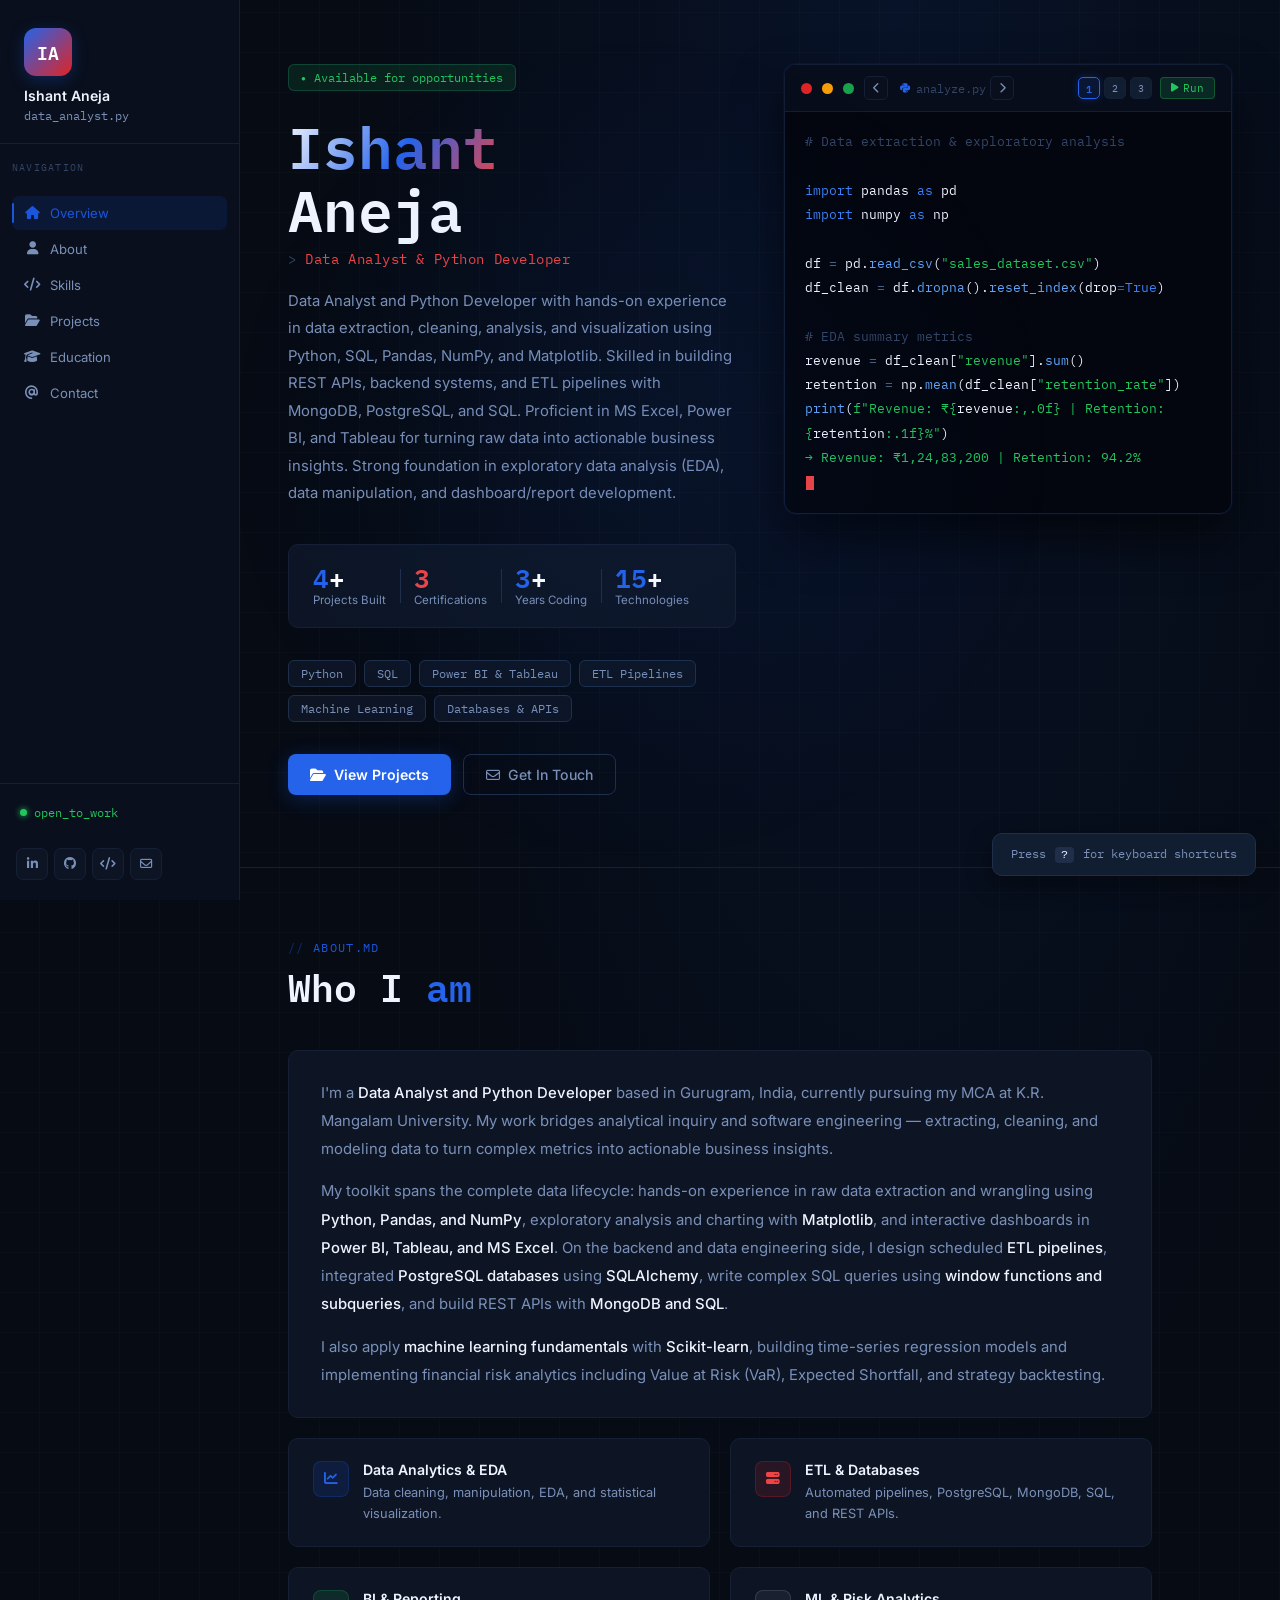
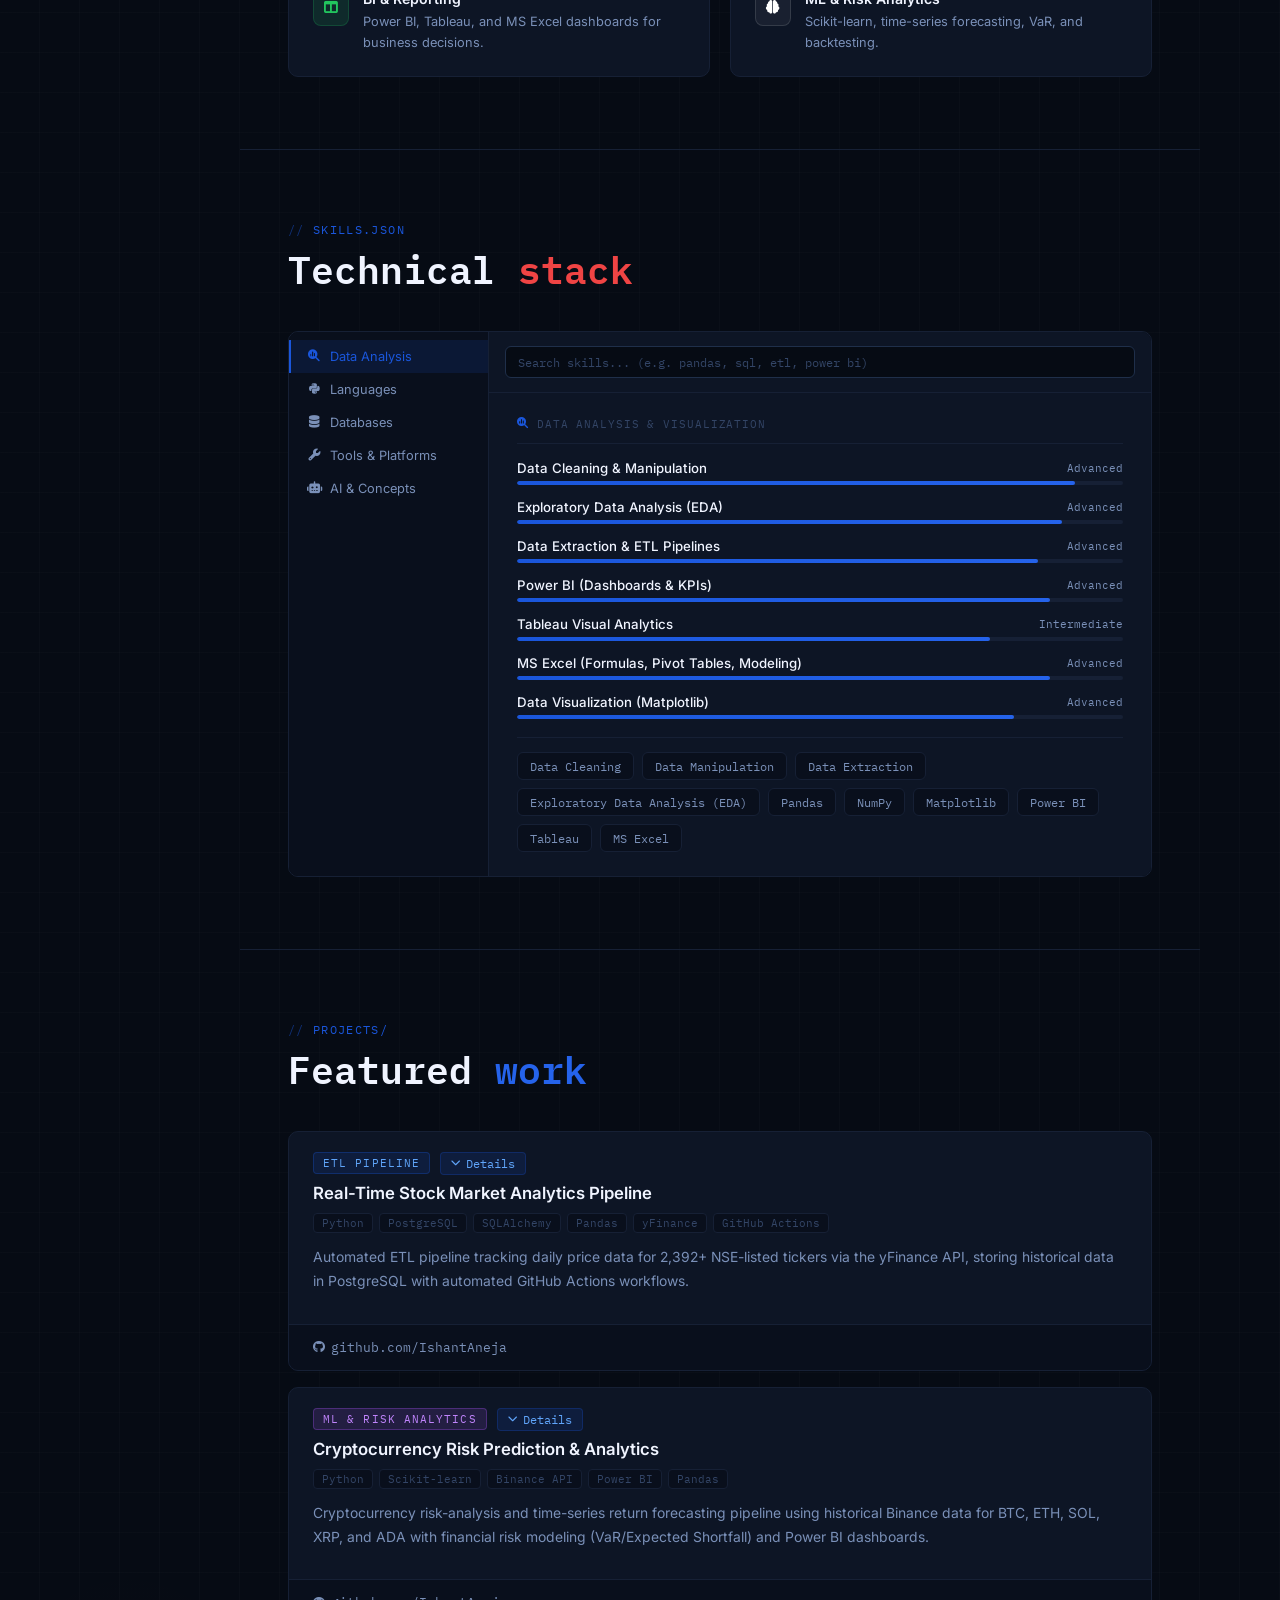
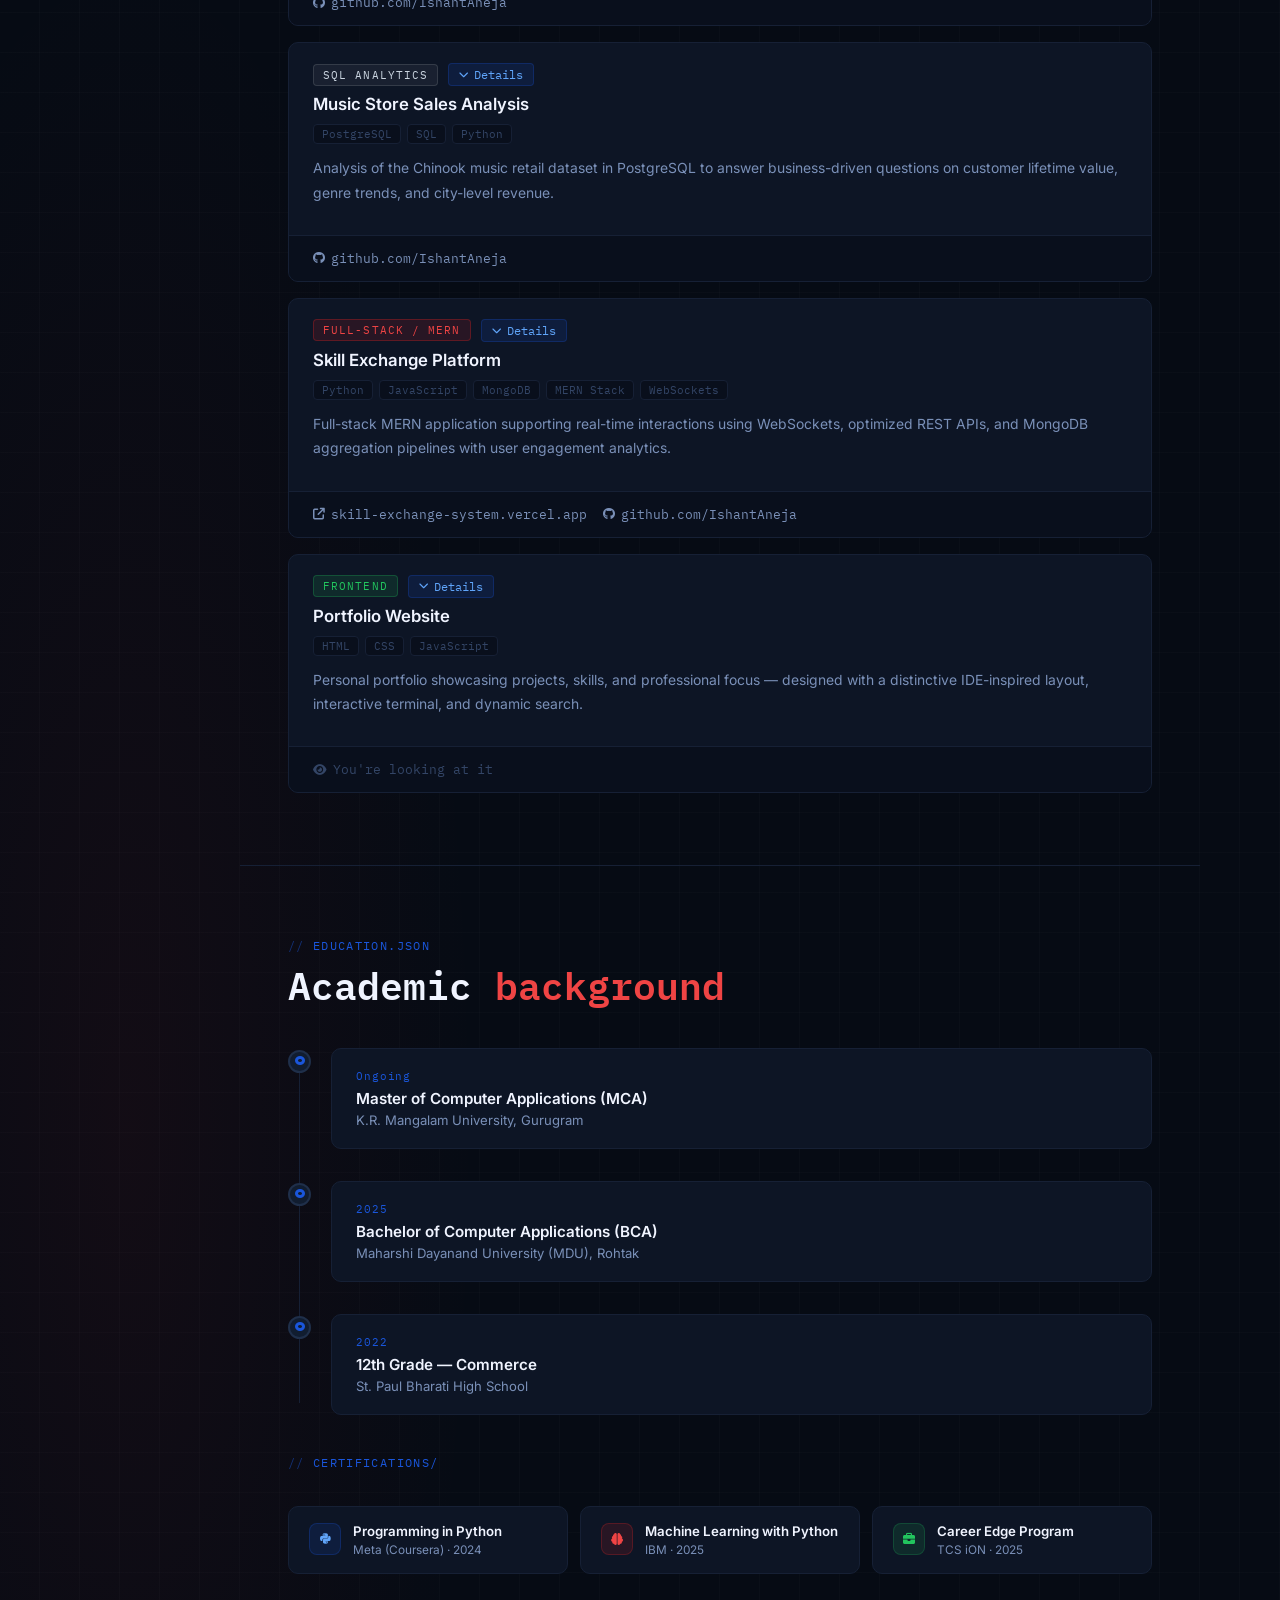
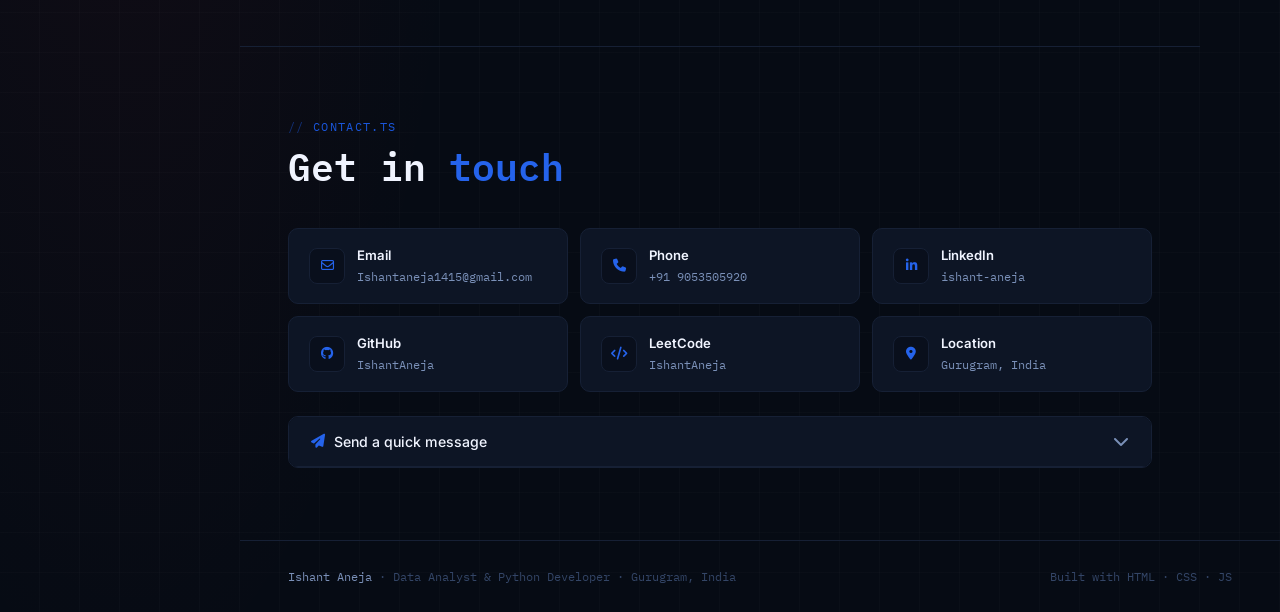
<file: index.html>
<!DOCTYPE html>
<html lang="en">
<head>
<meta charset="UTF-8">
<meta name="viewport" content="width=device-width, initial-scale=1.0">
<meta name="description" content="Ishant Aneja — Data Analyst &amp; Python Developer. Hands-on experience in data extraction, ETL pipelines, SQL analytics, Machine Learning, Power BI dashboards, and Python development.">
<meta name="author" content="Ishant Aneja">
<title>Ishant Aneja — Data Analyst &amp; Python Developer</title>
<link rel="preconnect" href="https://fonts.googleapis.com">
<link rel="preconnect" href="https://fonts.gstatic.com" crossorigin>
<link href="https://fonts.googleapis.com/css2?family=IBM+Plex+Mono:wght@300;400;500;600&family=Inter:wght@300;400;500;600;700&display=swap" rel="stylesheet">
<link rel="stylesheet" href="https://cdnjs.cloudflare.com/ajax/libs/font-awesome/6.5.2/css/all.min.css">
<style>
/* ─────────────── TOKENS ─────────────── */
:root {
  --bg:          #060b14;
  --bg2:         #090f1c;
  --surface:     #0d1525;
  --surface2:    #111d30;
  --border:      #162035;
  --border2:     #1f2f4a;
  --accent:      #1a56db;        /* royal blue */
  --accent-bright: #2563eb;
  --accent-dim:  rgba(26,86,219,0.13);
  --accent-glow: rgba(26,86,219,0.30);
  --red:         #e02424;        /* bold red */
  --red-bright:  #ef4444;
  --red-dim:     rgba(224,36,36,0.13);
  --red-glow:    rgba(224,36,36,0.25);
  --white:       #ffffff;
  --white-dim:   rgba(255,255,255,0.07);
  --white-border:rgba(255,255,255,0.10);
  --green:       #22c55e;
  --green-dim:   rgba(34,197,94,0.12);
  --text:        #f0f4ff;
  --text-muted:  #7a90b8;
  --text-dim:    #334566;
  --rail:        240px;
  --r:           10px;
}

*,*::before,*::after { box-sizing: border-box; margin: 0; padding: 0; }
html { scroll-behavior: smooth; font-size: 16px; }

body {
  font-family: 'Inter', sans-serif;
  background: var(--bg);
  color: var(--text);
  overflow-x: hidden;
  min-height: 100vh;
  background-image:
    radial-gradient(ellipse 70% 50% at 70% 0%, rgba(26,86,219,0.10) 0%, transparent 60%),
    radial-gradient(ellipse 50% 40% at 10% 80%, rgba(224,36,36,0.06) 0%, transparent 55%),
    repeating-linear-gradient(0deg, transparent, transparent 39px, rgba(255,255,255,0.015) 39px, rgba(255,255,255,0.015) 40px),
    repeating-linear-gradient(90deg, transparent, transparent 39px, rgba(255,255,255,0.015) 39px, rgba(255,255,255,0.015) 40px);
}

a { color: inherit; text-decoration: none; }
button { cursor: pointer; border: none; background: none; font-family: inherit; }

/* ─────────────── SCROLL BAR ─────────────── */
::-webkit-scrollbar { width: 4px; }
::-webkit-scrollbar-track { background: var(--bg); }
::-webkit-scrollbar-thumb { background: var(--border2); border-radius: 4px; }

/* ─────────────── SCROLL PROGRESS ─────────────── */
#progress {
  position: fixed; top: 0; left: 0; height: 2px; z-index: 200;
  background: linear-gradient(90deg, var(--accent), var(--red-bright), var(--accent));
  background-size: 200% 100%;
  animation: progshimmer 3s linear infinite;
  transition: width .06s linear;
  box-shadow: 0 0 8px var(--accent-glow);
}
@keyframes progshimmer { 0%{background-position:200% 0} 100%{background-position:-200% 0} }

/* ─────────────── SPOTLIGHT ─────────────── */
#spotlight {
  pointer-events: none;
  position: fixed; inset: 0; z-index: 1;
  background: radial-gradient(600px circle at var(--mx,50%) var(--my,50%),
    rgba(26,86,219,0.06) 0%, transparent 70%);
  transition: background .1s;
}

/* ─────────────── MAGNETIC BUTTONS ─────────────── */
.btn-primary, .btn-outline { position: relative; }

/* ─────────────── TERMINAL RUN BUTTON ─────────────── */
.terminal-bar-right {
  margin-left: auto;
  display: flex; align-items: center; gap: 8px;
}
.run-btn {
  display: inline-flex; align-items: center; gap: 5px;
  padding: 3px 10px; border-radius: 4px;
  background: rgba(34,197,94,0.15); border: 1px solid rgba(34,197,94,0.3);
  color: #22c55e; font-size: .68rem;
  font-family: 'IBM Plex Mono', monospace;
  cursor: pointer; transition: background .2s, transform .15s;
  -webkit-tap-highlight-color: transparent;
}
.run-btn:hover { background: rgba(34,197,94,0.25); transform: scale(1.04); }
.run-btn:active { transform: scale(.96); }
.run-btn i { font-size: .62rem; }
.run-btn.running { color: #ef4444; border-color: rgba(239,68,68,.3); background: rgba(239,68,68,.12); }

/* ─────────────── COUNTER STATS ─────────────── */
.hero-stats-row {
  display: flex; gap: 28px; flex-wrap: wrap;
  margin-bottom: 32px;
  padding: 20px 24px;
  background: var(--surface);
  border: 1px solid var(--border);
  border-radius: var(--r);
}
.hero-stat {
  display: flex; flex-direction: column; gap: 3px;
  position: relative;
}
.hero-stat + .hero-stat::before {
  content: '';
  position: absolute; left: -14px; top: 10%; bottom: 10%;
  width: 1px; background: var(--border2);
}
.stat-num {
  font-family: 'IBM Plex Mono', monospace;
  font-size: 1.6rem; font-weight: 600;
  color: var(--white); line-height: 1;
}
.stat-num .accent { color: var(--accent-bright); }
.stat-num .red { color: var(--red-bright); }
.stat-label { font-size: .72rem; color: var(--text-muted); }

/* ─────────────── PROJECT EXPAND ─────────────── */
.project-entry { cursor: default; }
.project-toggle {
  display: inline-flex; align-items: center; gap: 5px;
  padding: 3px 10px; border-radius: 4px;
  background: var(--accent-dim); border: 1px solid rgba(26,86,219,.25);
  color: #60a5fa; font-size: .72rem;
  font-family: 'IBM Plex Mono', monospace;
  cursor: pointer; transition: background .2s;
  -webkit-tap-highlight-color: transparent;
  user-select: none;
}
.project-toggle:hover { background: rgba(26,86,219,.2); }
.project-toggle i { transition: transform .28s; font-size: .62rem; }
.project-entry.open .project-toggle i { transform: rotate(180deg); }
.project-details {
  overflow: hidden;
  max-height: 0;
  transition: max-height .38s cubic-bezier(.4,0,.2,1), opacity .3s;
  opacity: 0;
}
.project-entry.open .project-details { max-height: 400px; opacity: 1; }

/* ─────────────── SKILLS SEARCH ─────────────── */
.skills-search-wrap {
  padding: 14px 16px 0;
  border-bottom: 1px solid var(--border);
}
.skills-search {
  width: 100%; padding: 7px 12px;
  background: var(--bg); border: 1px solid var(--border2);
  border-radius: 6px; color: var(--text);
  font-family: 'IBM Plex Mono', monospace; font-size: .78rem;
  outline: none; transition: border-color .2s, box-shadow .2s;
  margin-bottom: 14px;
}
.skills-search::placeholder { color: var(--text-dim); }
.skills-search:focus { border-color: var(--accent-bright); box-shadow: 0 0 0 3px var(--accent-dim); }
.s-pill.hidden { display: none; }
.s-pill.match { border-color: var(--accent-bright); color: var(--accent-bright); background: var(--accent-dim); }
.skill-name.match { color: var(--accent-bright); }
.skill-row.dim { opacity: .3; }

/* ─────────────── CONTACT FORM ─────────────── */
.contact-form-wrap {
  margin-top: 24px;
  border: 1px solid var(--border);
  border-radius: var(--r);
  overflow: hidden;
}
.contact-form-toggle {
  display: flex; align-items: center; justify-content: space-between;
  padding: 16px 22px;
  background: var(--surface); cursor: pointer;
  user-select: none; -webkit-tap-highlight-color: transparent;
  transition: background .2s;
}
.contact-form-toggle:hover { background: var(--surface2); }
.contact-form-toggle span {
  display: flex; align-items: center; gap: 9px;
  font-size: .88rem; font-weight: 500;
}
.contact-form-toggle i.toggle-arrow { transition: transform .28s; color: var(--text-muted); }
.contact-form-wrap.open .toggle-arrow { transform: rotate(180deg); }
.contact-form-body {
  overflow: hidden; max-height: 0;
  transition: max-height .38s cubic-bezier(.4,0,.2,1);
  background: var(--surface);
  border-top: 1px solid var(--border);
}
.contact-form-wrap.open .contact-form-body { max-height: 500px; }
.contact-form-inner { padding: 22px; display: flex; flex-direction: column; gap: 12px; }
.form-row { display: grid; grid-template-columns: 1fr 1fr; gap: 12px; }
.form-field { display: flex; flex-direction: column; gap: 5px; }
.form-field label { font-size: .75rem; color: var(--text-muted); font-family: 'IBM Plex Mono', monospace; }
.form-field input, .form-field textarea {
  padding: 9px 13px;
  background: var(--bg2); border: 1px solid var(--border2);
  border-radius: 7px; color: var(--text);
  font-family: 'Inter', sans-serif; font-size: .86rem;
  outline: none; resize: none;
  transition: border-color .2s, box-shadow .2s;
}
.form-field input:focus, .form-field textarea:focus {
  border-color: var(--accent-bright);
  box-shadow: 0 0 0 3px var(--accent-dim);
}
.form-field textarea { min-height: 90px; }
.form-actions { display: flex; align-items: center; gap: 14px; }
.send-btn {
  display: inline-flex; align-items: center; gap: 7px;
  padding: 10px 22px; border-radius: 8px;
  background: var(--accent-bright); color: var(--white);
  font-size: .86rem; font-weight: 600;
  border: none; cursor: pointer;
  transition: background .2s, transform .15s, box-shadow .2s;
  box-shadow: 0 4px 16px var(--accent-glow);
  -webkit-tap-highlight-color: transparent;
}
.send-btn:hover { background: #1d4ed8; transform: translateY(-1px); }
.send-btn:active { transform: scale(.97); }
.send-btn.sent { background: #16a34a; box-shadow: 0 4px 16px rgba(22,163,74,.3); }
.form-hint { font-size: .74rem; color: var(--text-dim); font-family: 'IBM Plex Mono', monospace; }

/* ─────────────── KEYBOARD SHORTCUT TOAST ─────────────── */
#kbd-toast {
  position: fixed; bottom: 24px; right: 24px; z-index: 500;
  background: var(--surface2); border: 1px solid var(--border2);
  border-radius: 10px; padding: 12px 18px;
  font-family: 'IBM Plex Mono', monospace; font-size: .74rem;
  color: var(--text-muted);
  box-shadow: 0 8px 24px rgba(0,0,0,.4);
  opacity: 0; transform: translateY(8px);
  transition: opacity .25s, transform .25s;
  pointer-events: none;
}
#kbd-toast.show { opacity: 1; transform: none; }
#kbd-toast kbd {
  display: inline-block; padding: 1px 6px; border-radius: 4px;
  background: var(--border2); color: var(--text); margin: 0 2px;
}

/* ─────────────── TOOLTIP ON CHIPS ─────────────── */
.chip { position: relative; cursor: default; }
.chip-tooltip {
  position: absolute; bottom: calc(100% + 7px); left: 50%;
  transform: translateX(-50%) scale(.92);
  background: var(--surface2); border: 1px solid var(--border2);
  border-radius: 6px; padding: 5px 10px;
  font-size: .72rem; color: var(--text); white-space: nowrap;
  opacity: 0; pointer-events: none;
  transition: opacity .18s, transform .18s;
  font-family: 'IBM Plex Mono', monospace;
  z-index: 10;
}
.chip:hover .chip-tooltip { opacity: 1; transform: translateX(-50%) scale(1); }

@media (max-width: 720px) {
  .hero-stats-row { gap: 16px; padding: 16px; }
  .stat-num { font-size: 1.3rem; }
  .form-row { grid-template-columns: 1fr; }
  #kbd-toast { display: none; }
}

/* ─────────────── LEFT RAIL ─────────────── */
.rail {
  position: fixed; left: 0; top: 0; bottom: 0;
  width: var(--rail);
  background: var(--bg2);
  border-right: 1px solid var(--border);
  display: flex; flex-direction: column;
  z-index: 100;
  overflow: hidden;
}

.rail-logo {
  padding: 28px 24px 20px;
  border-bottom: 1px solid var(--border);
}
.rail-avatar {
  width: 48px; height: 48px; border-radius: 12px;
  background: linear-gradient(135deg, var(--accent-bright), var(--red));
  display: grid; place-items: center;
  font-family: 'IBM Plex Mono', monospace;
  font-size: 1.1rem; font-weight: 600;
  color: #fff; margin-bottom: 12px;
  box-shadow: 0 4px 16px var(--accent-glow);
}
.rail-name { font-size: .88rem; font-weight: 600; color: var(--text); line-height: 1.2; }
.rail-title { font-size: .72rem; color: var(--text-muted); margin-top: 3px; font-family: 'IBM Plex Mono', monospace; }

.rail-nav {
  flex: 1; padding: 16px 12px;
  display: flex; flex-direction: column; gap: 2px;
  overflow-y: auto;
}
.nav-item {
  display: flex; align-items: center; gap: 10px;
  padding: 9px 12px; border-radius: 7px;
  font-size: .82rem; color: var(--text-muted);
  transition: background .18s, color .18s;
  -webkit-tap-highlight-color: transparent;
  position: relative;
}
.nav-item i { width: 16px; text-align: center; font-size: .82rem; }
.nav-item:hover, .nav-item.active {
  background: var(--accent-dim);
  color: var(--text);
}
.nav-item.active { color: var(--accent); }
.nav-item.active::before {
  content: '';
  position: absolute; left: 0; top: 20%; bottom: 20%;
  width: 2px; border-radius: 2px;
  background: var(--accent);
}

.rail-section-label {
  font-size: .65rem; letter-spacing: .12em; text-transform: uppercase;
  color: var(--text-dim); padding: 16px 12px 6px;
  font-family: 'IBM Plex Mono', monospace;
}

.rail-status {
  padding: 16px 20px;
  border-top: 1px solid var(--border);
}
.status-dot {
  display: inline-flex; align-items: center; gap: 7px;
  font-size: .74rem; color: var(--green);
  font-family: 'IBM Plex Mono', monospace;
}
.status-dot::before {
  content: '';
  width: 7px; height: 7px; border-radius: 50%;
  background: var(--green);
  box-shadow: 0 0 6px var(--green);
  animation: pulse 2s ease-in-out infinite;
}
@keyframes pulse { 0%,100% { opacity: 1; } 50% { opacity: .4; } }

.rail-socials {
  display: flex; gap: 6px;
  padding: 12px 16px 20px;
}
.social-btn {
  width: 32px; height: 32px; border-radius: 7px;
  display: grid; place-items: center;
  background: var(--surface); border: 1px solid var(--border);
  color: var(--text-muted); font-size: .78rem;
  transition: background .2s, color .2s, border-color .2s;
  -webkit-tap-highlight-color: transparent;
}
.social-btn:hover { background: var(--accent-dim); border-color: var(--accent); color: var(--accent); }

/* ─────────────── MAIN CONTENT ─────────────── */
.main {
  margin-left: var(--rail);
  min-height: 100vh;
}

/* ─────────────── TOP BAR (mobile) ─────────────── */
.topbar {
  display: none;
  position: sticky; top: 0; z-index: 100;
  height: 56px; padding: 0 16px;
  background: rgba(6,11,20,0.96);
  backdrop-filter: blur(16px);
  border-bottom: 1px solid var(--border);
  align-items: center; justify-content: space-between;
}
.topbar-brand { display: flex; align-items: center; gap: 10px; }
.topbar-avatar {
  width: 32px; height: 32px; border-radius: 8px;
  background: linear-gradient(135deg, var(--accent-bright), var(--red));
  display: grid; place-items: center;
  font-family: 'IBM Plex Mono', monospace;
  font-size: .78rem; font-weight: 600; color: #fff;
}
.topbar-name { font-size: .88rem; font-weight: 600; }
.hamburger {
  display: flex; flex-direction: column; gap: 5px;
  padding: 6px; border-radius: 6px;
  -webkit-tap-highlight-color: transparent;
}
.hamburger span {
  display: block; width: 20px; height: 1.5px;
  background: var(--text-muted); border-radius: 2px;
  transition: transform .22s, opacity .22s;
}
.hamburger.open span:nth-child(1) { transform: translateY(6.5px) rotate(45deg); }
.hamburger.open span:nth-child(2) { opacity: 0; }
.hamburger.open span:nth-child(3) { transform: translateY(-6.5px) rotate(-45deg); }

.mobile-drawer {
  display: none;
  position: fixed; top: 56px; left: 0; right: 0; bottom: 0;
  background: rgba(6,11,20,0.98);
  backdrop-filter: blur(20px);
  z-index: 99;
  flex-direction: column;
  padding: 12px 16px 32px;
  overflow-y: auto;
}
.mobile-drawer.open { display: flex; }
.mobile-drawer .nav-item {
  padding: 14px 16px; font-size: .95rem;
  border: 1px solid transparent;
}
.mobile-drawer .nav-item:hover { border-color: var(--border2); }
.mobile-drawer .drawer-socials {
  display: flex; gap: 10px; padding: 20px 0 0;
  border-top: 1px solid var(--border); margin-top: 12px;
}
.mobile-drawer .social-btn { width: 44px; height: 44px; font-size: .95rem; }

/* ─────────────── SECTIONS ─────────────── */
.section { padding: 72px 48px; max-width: 960px; }
.section + .section { border-top: 1px solid var(--border); }

.eyebrow {
  font-family: 'IBM Plex Mono', monospace;
  font-size: .72rem; color: var(--accent);
  letter-spacing: .12em; text-transform: uppercase;
  margin-bottom: 10px; display: flex; align-items: center; gap: 8px;
}
.eyebrow::before { content: '//'; opacity: .5; }

h2.section-title {
  font-family: 'IBM Plex Mono', monospace;
  font-size: clamp(1.7rem, 3vw, 2.4rem);
  font-weight: 600; color: var(--text);
  line-height: 1.15; margin-bottom: 40px;
}
h2.section-title .hl { color: var(--accent-bright); }
h2.section-title .hl-amber { color: var(--red-bright); }

/* ─────────────── HERO ─────────────── */
#hero { padding: 64px 48px 72px; border-bottom: 1px solid var(--border); }

.hero-grid {
  display: grid;
  grid-template-columns: 1fr 1fr;
  gap: 48px; align-items: start;
}

.hero-tag {
  display: inline-flex; align-items: center; gap: 8px;
  padding: 5px 12px; border-radius: 6px;
  background: var(--green-dim);
  border: 1px solid rgba(52,211,153,0.2);
  font-family: 'IBM Plex Mono', monospace;
  font-size: .72rem; color: var(--green);
  margin-bottom: 24px;
}
.hero-tag::before { content: '●'; font-size: .5rem; }

.hero-h1 {
  font-family: 'IBM Plex Mono', monospace;
  font-size: clamp(2.2rem, 4.5vw, 3.6rem);
  font-weight: 600; line-height: 1.1;
  color: var(--text); margin-bottom: 8px;
}
.hero-h1 .name-accent {
  background: linear-gradient(120deg, var(--white) 0%, var(--accent-bright) 55%, var(--red-bright) 100%);
  -webkit-background-clip: text; -webkit-text-fill-color: transparent;
  background-clip: text;
}

.hero-role {
  font-family: 'IBM Plex Mono', monospace;
  font-size: .88rem; color: var(--red-bright);
  margin-bottom: 20px; letter-spacing: .04em;
}
.hero-role::before { content: '> '; color: var(--text-dim); }

.hero-desc {
  font-size: .93rem; color: var(--text-muted);
  line-height: 1.85; max-width: 480px; margin-bottom: 36px;
}

.hero-chips { display: flex; gap: 8px; flex-wrap: wrap; margin-bottom: 32px; }
.chip {
  padding: 5px 12px; border-radius: 6px;
  background: var(--surface); border: 1px solid var(--border2);
  font-size: .76rem; font-family: 'IBM Plex Mono', monospace;
  color: var(--text-muted);
  transition: border-color .2s, color .2s, background .2s;
}
.chip:hover { border-color: var(--accent-bright); color: var(--white); background: var(--accent-dim); }

.hero-btns { display: flex; gap: 12px; flex-wrap: wrap; }
.btn-primary {
  display: inline-flex; align-items: center; gap: 8px;
  padding: 11px 22px; border-radius: 8px;
  background: var(--accent-bright); color: var(--white);
  font-size: .88rem; font-weight: 600;
  transition: background .2s, transform .15s, box-shadow .2s;
  box-shadow: 0 4px 20px var(--accent-glow);
  -webkit-tap-highlight-color: transparent;
}
.btn-primary:hover { background: #1d4ed8; transform: translateY(-1px); box-shadow: 0 6px 28px var(--accent-glow); }
.btn-primary:active { transform: scale(.97); }
.btn-outline {
  display: inline-flex; align-items: center; gap: 8px;
  padding: 11px 22px; border-radius: 8px;
  background: transparent; color: var(--text-muted);
  font-size: .88rem; font-weight: 500;
  border: 1px solid var(--border2);
  transition: border-color .2s, color .2s, background .2s;
  -webkit-tap-highlight-color: transparent;
}
.btn-outline:hover { border-color: var(--red); color: var(--white); background: var(--red-dim); }
.btn-outline:active { transform: scale(.97); }

/* ── TERMINAL CARD ── */
.terminal {
  background: #03060e;
  border: 1px solid #111e35;
  border-radius: 12px;
  overflow: hidden;
  box-shadow: 0 24px 48px rgba(0,0,0,0.6), 0 0 0 1px rgba(26,86,219,0.10);
  font-family: 'IBM Plex Mono', monospace;
}
.terminal-bar {
  background: #070d1a;
  padding: 11px 16px;
  display: flex; align-items: center; gap: 10px;
  border-bottom: 1px solid #111e35;
}
.t-dot { width: 11px; height: 11px; border-radius: 50%; }
.t-dot.r { background: #e02424; }
.t-dot.y { background: #f59e0b; }
.t-dot.g { background: #16a34a; }
.t-filename {
  margin-left: 8px; font-size: .72rem; color: #334566;
  display: flex; align-items: center; gap: 6px;
}
.t-filename i { color: #2563eb; font-size: .68rem; }
.terminal-body { padding: 18px 20px; font-size: .8rem; line-height: 1.9; min-height: 320px; }

.t-comment { color: #334566; }
.t-keyword { color: #3b82f6; }
.t-fn { color: #60a5fa; }
.t-str { color: #22c55e; }
.t-num { color: #ef4444; }
.t-var { color: #f0f4ff; }
.t-op { color: #4a6080; }
.t-out { color: #22c55e; }
.t-prompt { color: #334566; user-select: none; }
.t-line { display: block; min-height: 1.5em; }
.t-line.hidden { display: none; }
.t-cursor {
  display: inline-block; width: 8px; height: 14px;
  background: var(--red-bright); vertical-align: middle;
  animation: blink .9s step-end infinite; margin-left: 1px;
}
@keyframes blink { 0%,100% { opacity: 1; } 50% { opacity: 0; } }

/* ─────────────── ABOUT ─────────────── */
.about-body {
  display: grid; grid-template-columns: 1fr 1fr; gap: 20px;
}
.about-prose {
  grid-column: 1 / -1;
  font-size: .93rem; color: var(--text-muted); line-height: 1.9;
  background: var(--surface); border: 1px solid var(--border);
  border-radius: var(--r); padding: 28px 32px;
}
.about-prose p + p { margin-top: 14px; }
.about-prose strong { color: var(--text); font-weight: 500; }

.about-card {
  background: var(--surface); border: 1px solid var(--border);
  border-radius: var(--r); padding: 22px 24px;
  display: flex; gap: 14px; align-items: flex-start;
  transition: border-color .2s, background .2s;
}
.about-card:hover { border-color: var(--border2); background: var(--surface2); }
.acard-icon {
  width: 36px; height: 36px; flex-shrink: 0; border-radius: 8px;
  display: grid; place-items: center;
  font-size: .85rem;
}
.acard-icon.blue { background: var(--accent-dim); color: var(--accent-bright); border: 1px solid rgba(26,86,219,.25); }
.acard-icon.amber { background: var(--red-dim); color: var(--red-bright); border: 1px solid rgba(224,36,36,.25); }
.acard-icon.green { background: var(--green-dim); color: var(--green); border: 1px solid rgba(34,197,94,.2); }
.acard-icon.purple { background: rgba(255,255,255,.05); color: var(--white); border: 1px solid rgba(255,255,255,.12); }
.about-card h4 { font-size: .88rem; font-weight: 600; margin-bottom: 4px; }
.about-card p { font-size: .8rem; color: var(--text-muted); line-height: 1.65; }

/* ─────────────── SKILLS — IDE CONFIG STYLE ─────────────── */
.skills-layout { display: grid; grid-template-columns: 200px 1fr; gap: 0; border: 1px solid var(--border); border-radius: var(--r); overflow: hidden; }

.skills-sidebar {
  background: var(--bg2);
  border-right: 1px solid var(--border);
  padding: 8px 0;
}
.skill-tab {
  display: flex; align-items: center; gap: 9px;
  padding: 9px 16px; font-size: .8rem;
  color: var(--text-muted); cursor: pointer;
  border-left: 2px solid transparent;
  transition: background .15s, color .15s, border-color .15s;
  -webkit-tap-highlight-color: transparent;
}
.skill-tab i { font-size: .75rem; width: 14px; text-align: center; }
.skill-tab:hover { background: var(--accent-dim); color: var(--text); }
.skill-tab.active { background: var(--accent-dim); color: var(--accent); border-left-color: var(--accent); }

.skills-content { background: var(--surface); }
.skill-panel { display: none; padding: 24px 28px; }
.skill-panel.active { display: block; }
.skill-panel-header {
  font-family: 'IBM Plex Mono', monospace;
  font-size: .7rem; color: var(--text-dim);
  letter-spacing: .08em; text-transform: uppercase;
  padding-bottom: 12px; margin-bottom: 16px;
  border-bottom: 1px solid var(--border);
  display: flex; align-items: center; gap: 8px;
}
.skill-panel-header i { color: var(--accent); }

.skill-rows { display: flex; flex-direction: column; gap: 14px; }
.skill-row { display: flex; flex-direction: column; gap: 5px; }
.skill-row-top { display: flex; justify-content: space-between; align-items: center; }
.skill-name { font-size: .83rem; color: var(--text); font-weight: 500; }
.skill-level { font-family: 'IBM Plex Mono', monospace; font-size: .7rem; color: var(--text-muted); }
.skill-bar { height: 4px; background: var(--border); border-radius: 4px; overflow: hidden; }
.skill-fill { height: 100%; border-radius: 4px; transition: width 1s cubic-bezier(.4,0,.2,1); }
.fill-accent { background: linear-gradient(90deg, var(--accent), var(--accent-bright)); }
.fill-amber { background: linear-gradient(90deg, var(--red), var(--red-bright)); }
.fill-green { background: linear-gradient(90deg, var(--green), #16a34a); }
.fill-purple { background: linear-gradient(90deg, var(--white), #94a3b8); }

.skill-pills-grid { display: flex; flex-wrap: wrap; gap: 8px; }
.s-pill {
  padding: 5px 12px; border-radius: 6px;
  background: var(--bg2); border: 1px solid var(--border);
  font-size: .78rem; font-family: 'IBM Plex Mono', monospace;
  color: var(--text-muted); transition: all .2s;
}
.s-pill:hover { border-color: var(--accent); color: var(--accent); background: var(--accent-dim); }

/* ─────────────── PROJECTS ─────────────── */
.projects-list { display: flex; flex-direction: column; gap: 16px; }
.project-entry {
  background: var(--surface); border: 1px solid var(--border);
  border-radius: var(--r); overflow: hidden;
  transition: border-color .2s;
}
.project-entry:hover { border-color: var(--accent-bright); }

.project-header {
  display: flex; align-items: center; justify-content: space-between;
  padding: 20px 24px 0; flex-wrap: wrap; gap: 10px;
}
.project-meta { display: flex; align-items: center; gap: 10px; flex-wrap: wrap; }
.project-type {
  font-family: 'IBM Plex Mono', monospace;
  font-size: .68rem; letter-spacing: .1em; text-transform: uppercase;
  padding: 3px 9px; border-radius: 4px;
}
.type-featured { background: var(--red-dim); color: var(--red-bright); border: 1px solid rgba(224,36,36,.3); }
.type-data { background: var(--accent-dim); color: #60a5fa; border: 1px solid rgba(26,86,219,.3); }
.type-ml { background: rgba(168,85,247,0.14); color: #c084fc; border: 1px solid rgba(168,85,247,0.3); }
.type-frontend { background: var(--green-dim); color: var(--green); border: 1px solid rgba(34,197,94,.25); }
.type-utility { background: rgba(255,255,255,.05); color: #cbd5e1; border: 1px solid rgba(255,255,255,.12); }

.project-entry h3 { font-size: 1.05rem; font-weight: 600; color: var(--text); padding: 8px 24px 0; }
.project-stack {
  display: flex; gap: 6px; padding: 10px 24px 0; flex-wrap: wrap;
}
.stack-tag {
  font-family: 'IBM Plex Mono', monospace;
  font-size: .7rem; color: var(--text-dim);
  background: var(--bg2); border: 1px solid var(--border);
  padding: 2px 8px; border-radius: 4px;
}

.project-body {
  padding: 12px 24px 20px;
  font-size: .87rem; color: var(--text-muted); line-height: 1.75;
}
.project-body p { margin-bottom: 10px; }
.bullet-list { list-style: none; display: flex; flex-direction: column; gap: 5px; }
.bullet-list li {
  padding-left: 18px; position: relative;
  font-size: .84rem; color: var(--text-muted); line-height: 1.65;
}
.bullet-list li::before {
  content: '→';
  position: absolute; left: 0;
  color: var(--accent-bright); font-size: .8rem;
}

.project-footer {
  padding: 14px 24px;
  border-top: 1px solid var(--border);
  display: flex; gap: 16px; align-items: center; flex-wrap: wrap;
  background: var(--bg2);
}
.proj-link {
  display: inline-flex; align-items: center; gap: 6px;
  font-size: .8rem; font-family: 'IBM Plex Mono', monospace;
  color: var(--text-muted); transition: color .18s;
  -webkit-tap-highlight-color: transparent;
}
.proj-link i { font-size: .75rem; }
.proj-link:hover { color: var(--accent); }

/* ─────────────── EDUCATION ─────────────── */
.edu-timeline { display: flex; flex-direction: column; gap: 0; position: relative; }
.edu-timeline::before {
  content: '';
  position: absolute; left: 11px; top: 12px; bottom: 12px;
  width: 1px; background: var(--border);
}
.edu-item {
  display: flex; gap: 20px; padding-bottom: 32px; position: relative;
}
.edu-item:last-child { padding-bottom: 0; }
.edu-dot {
  width: 23px; height: 23px; flex-shrink: 0;
  border-radius: 50%; background: var(--surface2);
  border: 2px solid var(--border2);
  display: grid; place-items: center; z-index: 1; margin-top: 2px;
}
.edu-dot i { font-size: .6rem; color: var(--accent); }
.edu-content {
  background: var(--surface); border: 1px solid var(--border);
  border-radius: var(--r); padding: 20px 24px; flex: 1;
  transition: border-color .2s;
}
.edu-content:hover { border-color: var(--border2); }
.edu-year {
  font-family: 'IBM Plex Mono', monospace;
  font-size: .7rem; color: var(--accent);
  letter-spacing: .08em; margin-bottom: 6px; display: block;
}
.edu-content h3 { font-size: .95rem; font-weight: 600; color: var(--text); margin-bottom: 4px; }
.edu-content p { font-size: .82rem; color: var(--text-muted); }

.certs-grid {
  display: grid;
  grid-template-columns: repeat(auto-fill, minmax(220px, 1fr));
  gap: 12px; margin-top: 36px;
}
.cert-item {
  background: var(--surface); border: 1px solid var(--border);
  border-radius: var(--r); padding: 16px 20px;
  display: flex; gap: 12px; align-items: flex-start;
  transition: border-color .2s, background .2s;
}
.cert-item:hover { border-color: var(--border2); background: var(--surface2); }
.cert-badge {
  width: 32px; height: 32px; border-radius: 8px;
  display: grid; place-items: center; font-size: .75rem; flex-shrink: 0;
}
.cert-badge.meta { background: var(--accent-dim); color: #60a5fa; border: 1px solid rgba(26,86,219,.25); }
.cert-badge.ibm { background: var(--red-dim); color: var(--red-bright); border: 1px solid rgba(224,36,36,.25); }
.cert-badge.tcs { background: var(--green-dim); color: var(--green); border: 1px solid rgba(34,197,94,.2); }
.cert-item h4 { font-size: .83rem; font-weight: 600; color: var(--text); margin-bottom: 3px; line-height: 1.3; }
.cert-item p { font-size: .74rem; color: var(--text-muted); }

/* ─────────────── CONTACT ─────────────── */
.contact-grid {
  display: grid;
  grid-template-columns: repeat(3, 1fr);
  gap: 12px;
}
.contact-item {
  display: flex; gap: 12px; align-items: center;
  background: var(--surface); border: 1px solid var(--border);
  border-radius: var(--r); padding: 18px 20px;
  transition: border-color .2s, background .2s;
  -webkit-tap-highlight-color: transparent;
}
.contact-item:hover { border-color: var(--red); background: var(--red-dim); }
.contact-item:active { transform: scale(.98); }
.c-icon {
  width: 36px; height: 36px; border-radius: 8px; flex-shrink: 0;
  background: var(--bg2); border: 1px solid var(--border);
  display: grid; place-items: center;
  font-size: .82rem; color: var(--accent-bright);
  transition: color .2s, border-color .2s;
}
.contact-item:hover .c-icon { color: var(--red-bright); border-color: var(--red-dim); }
.contact-item strong { font-size: .82rem; font-weight: 600; display: block; margin-bottom: 2px; }
.contact-item span { font-size: .76rem; color: var(--text-muted); font-family: 'IBM Plex Mono', monospace; }

/* ─────────────── FOOTER ─────────────── */
.footer {
  padding: 28px 48px;
  border-top: 1px solid var(--border);
  display: flex; align-items: center; justify-content: space-between;
  flex-wrap: wrap; gap: 12px;
}
.footer-copy {
  font-family: 'IBM Plex Mono', monospace;
  font-size: .72rem; color: var(--text-dim);
}
.footer-copy span { color: var(--text-muted); }

/* ─────────────── REVEAL ─────────────── */
.reveal { opacity: 0; transform: translateY(18px); transition: opacity .6s, transform .6s; }
.reveal.vis { opacity: 1; transform: none; }
.stagger > * { opacity: 0; transform: translateY(14px); transition: opacity .5s, transform .5s; }
.stagger.vis > *:nth-child(1) { opacity: 1; transform: none; transition-delay: .04s; }
.stagger.vis > *:nth-child(2) { opacity: 1; transform: none; transition-delay: .1s; }
.stagger.vis > *:nth-child(3) { opacity: 1; transform: none; transition-delay: .16s; }
.stagger.vis > *:nth-child(4) { opacity: 1; transform: none; transition-delay: .22s; }
.stagger.vis > *:nth-child(5) { opacity: 1; transform: none; transition-delay: .28s; }
.stagger.vis > *:nth-child(6) { opacity: 1; transform: none; transition-delay: .34s; }

/* ─────────────── MOBILE INTERACTIVE DOCK & CONTROLS ─────────────── */
.mobile-bottom-dock {
  display: none;
  position: fixed;
  bottom: calc(14px + env(safe-area-inset-bottom, 0px));
  left: 50%;
  transform: translateX(-50%);
  z-index: 120;
  background: rgba(8, 14, 26, 0.90);
  backdrop-filter: blur(20px);
  -webkit-backdrop-filter: blur(20px);
  border: 1px solid rgba(255, 255, 255, 0.12);
  border-radius: 40px;
  padding: 6px 12px;
  box-shadow: 0 12px 36px rgba(0, 0, 0, 0.6), 0 0 0 1px rgba(26, 86, 219, 0.2);
  gap: 4px;
  align-items: center;
  max-width: calc(100vw - 24px);
}
.dock-item {
  display: flex;
  flex-direction: column;
  align-items: center;
  justify-content: center;
  padding: 6px 11px;
  border-radius: 20px;
  color: var(--text-muted);
  font-size: .66rem;
  font-family: 'IBM Plex Mono', monospace;
  gap: 3px;
  transition: all .2s cubic-bezier(.4, 0, .2, 1);
  -webkit-tap-highlight-color: transparent;
  text-decoration: none;
}
.dock-item i { font-size: .88rem; }
.dock-item:active { transform: scale(0.92); }
.dock-item.active {
  color: var(--white);
  background: var(--accent-dim);
  border: 1px solid rgba(26, 86, 219, 0.4);
  box-shadow: 0 0 14px var(--accent-glow);
}

/* ─────────────── BACK TO TOP BUTTON ─────────────── */
.back-to-top {
  position: fixed;
  bottom: calc(76px + env(safe-area-inset-bottom, 0px));
  right: 18px;
  width: 42px;
  height: 42px;
  border-radius: 50%;
  background: var(--surface2);
  border: 1px solid var(--border2);
  color: var(--accent-bright);
  display: grid;
  place-items: center;
  font-size: .85rem;
  z-index: 110;
  cursor: pointer;
  opacity: 0;
  visibility: hidden;
  transform: translateY(12px) scale(0.9);
  transition: opacity .25s, transform .25s, visibility .25s, background .2s, border-color .2s;
  box-shadow: 0 8px 24px rgba(0,0,0,0.45);
  -webkit-tap-highlight-color: transparent;
}
.back-to-top.show {
  opacity: 1;
  visibility: visible;
  transform: translateY(0) scale(1);
}
.back-to-top:hover, .back-to-top:active {
  background: var(--accent-bright);
  border-color: var(--accent-bright);
  color: var(--white);
}

/* ─────────────── TERMINAL MOBILE / TABLET NAV ─────────────── */
.term-scripts-nav {
  display: flex;
  align-items: center;
  gap: 4px;
}
.term-nav-btn {
  display: inline-flex;
  align-items: center;
  justify-content: center;
  width: 24px;
  height: 24px;
  border-radius: 5px;
  background: var(--bg2);
  border: 1px solid var(--border);
  color: var(--text-muted);
  font-size: .68rem;
  cursor: pointer;
  transition: all .15s;
  -webkit-tap-highlight-color: transparent;
}
.term-nav-btn:hover {
  background: var(--accent-dim);
  color: var(--accent-bright);
  border-color: var(--accent);
}
.term-nav-btn:active {
  transform: scale(0.92);
}
.term-pills {
  display: flex;
  gap: 4px;
  align-items: center;
}
.term-pill {
  width: 22px;
  height: 22px;
  border-radius: 5px;
  background: var(--surface2);
  border: 1px solid var(--border);
  display: grid;
  place-items: center;
  font-size: .65rem;
  font-family: 'IBM Plex Mono', monospace;
  color: var(--text-muted);
  cursor: pointer;
  transition: all .15s;
  -webkit-tap-highlight-color: transparent;
}
.term-pill:hover, .term-pill.active {
  background: var(--accent-dim);
  border-color: var(--accent-bright);
  color: var(--accent-bright);
  font-weight: 600;
}
.term-pill.active {
  box-shadow: 0 0 8px var(--accent-glow);
}
.term-swipe-hint {
  display: none;
  text-align: center;
  font-size: .68rem;
  color: var(--text-dim);
  font-family: 'IBM Plex Mono', monospace;
  padding: 7px 12px;
  background: rgba(3, 6, 14, 0.7);
  border-top: 1px solid var(--border);
}

/* ─────────────── TOUCH FEEDBACK ON CHIPS & HEADERS ─────────────── */
.chip {
  cursor: pointer;
  user-select: none;
  -webkit-tap-highlight-color: transparent;
}
.chip.touch-active .chip-tooltip {
  opacity: 1;
  pointer-events: auto;
  transform: translateX(-50%) scale(1);
}
.project-header {
  cursor: pointer;
  user-select: none;
  -webkit-tap-highlight-color: transparent;
  transition: background .18s;
}
.project-header:hover {
  background: rgba(255, 255, 255, 0.02);
}
.project-header:active {
  background: var(--surface2);
}
.mobile-swipe-hint {
  display: none;
  align-items: center;
  justify-content: center;
  gap: 8px;
  font-family: 'IBM Plex Mono', monospace;
  font-size: .68rem;
  color: var(--text-dim);
  padding: 8px 12px;
  background: rgba(0, 0, 0, 0.15);
  border-bottom: 1px solid var(--border);
}

/* ─────────────── RESPONSIVE ─────────────── */
@media (max-width: 1024px) {
  .rail { display: none; }
  .main { margin-left: 0; padding-bottom: 84px; }
  .topbar { display: flex; }
  .mobile-bottom-dock { display: flex; }
  .section { padding: 56px 32px; }
  #hero { padding: 48px 32px 56px; }
  .hero-grid { grid-template-columns: 1fr; gap: 36px; }
  .contact-grid { grid-template-columns: repeat(2, 1fr); }
  .footer { padding: 24px 32px 96px; }
  .term-swipe-hint { display: block; }
  .mobile-swipe-hint { display: flex; }
}

@media (max-width: 720px) {
  .section { padding: 44px 16px; }
  #hero { padding: 32px 16px 44px; }
  .hero-h1 { font-size: clamp(1.9rem, 7vw, 2.6rem); }
  .hero-stats-row {
    display: grid;
    grid-template-columns: 1fr 1fr;
    gap: 14px;
    padding: 16px;
  }
  .hero-stat + .hero-stat::before { display: none; }
  .stat-num { font-size: 1.35rem; }
  .about-body { grid-template-columns: 1fr; }
  .about-prose { grid-column: auto; padding: 20px; }
  .skills-layout { grid-template-columns: 1fr; }
  .skills-sidebar {
    display: flex;
    flex-wrap: nowrap;
    gap: 6px;
    padding: 10px 12px;
    border-right: none;
    border-bottom: 1px solid var(--border);
    overflow-x: auto;
    -webkit-overflow-scrolling: touch;
    scrollbar-width: none;
  }
  .skills-sidebar::-webkit-scrollbar { display: none; }
  .skill-tab {
    flex-shrink: 0;
    border-left: none;
    border-radius: 20px;
    padding: 8px 14px;
    border: 1px solid var(--border);
    background: var(--bg2);
    white-space: nowrap;
    font-size: .78rem;
  }
  .skill-tab.active {
    border-color: var(--accent);
    background: var(--accent-dim);
  }
  .contact-grid { grid-template-columns: 1fr; }
  .projects-list { gap: 14px; }
  .project-header { padding: 16px 16px 0; }
  .project-entry h3 { padding: 8px 16px 0; font-size: 1rem; }
  .project-stack { padding: 8px 16px 0; }
  .project-body { padding: 10px 16px 16px; }
  .project-footer { padding: 12px 16px; }
  .edu-timeline::before { left: 9px; }
  .edu-dot { width: 19px; height: 19px; }
  .certs-grid { grid-template-columns: 1fr; }
  .footer { padding: 20px 16px 96px; flex-direction: column; text-align: center; gap: 8px; }
  .hero-btns { flex-direction: column; width: 100%; }
  .btn-primary, .btn-outline { justify-content: center; width: 100%; }
  .dock-item span { font-size: .6rem; }
  .dock-item { padding: 5px 8px; }
}

@media (max-width: 440px) {
  .hero-stats-row { grid-template-columns: 1fr 1fr; gap: 10px; padding: 12px; }
  .dock-item span { display: none; }
  .dock-item { padding: 8px 12px; }
  .dock-item i { font-size: 1rem; }
  .mobile-bottom-dock { border-radius: 30px; padding: 4px 8px; }
  .terminal-body { padding: 14px; font-size: .75rem; min-height: 280px; }
}

@media (prefers-reduced-motion: reduce) {
  .reveal, .stagger > * { opacity: 1; transform: none; transition: none; }
  .t-cursor { animation: none; opacity: 1; }
  .status-dot::before { animation: none; }
}
</style>
</head>
<body>

<div id="progress"></div>
<div id="spotlight"></div>
<div id="kbd-toast"></div>

<!-- ─────────────── LEFT RAIL ─────────────── -->
<aside class="rail">
  <div class="rail-logo">
    <div class="rail-avatar">IA</div>
    <div class="rail-name">Ishant Aneja</div>
    <div class="rail-title">data_analyst.py</div>
  </div>

  <div class="rail-section-label">Navigation</div>
  <nav class="rail-nav">
    <a href="#hero" class="nav-item active" data-section="hero">
      <i class="fa-solid fa-house"></i> Overview
    </a>
    <a href="#about" class="nav-item" data-section="about">
      <i class="fa-solid fa-user"></i> About
    </a>
    <a href="#skills" class="nav-item" data-section="skills">
      <i class="fa-solid fa-code"></i> Skills
    </a>
    <a href="#projects" class="nav-item" data-section="projects">
      <i class="fa-solid fa-folder-open"></i> Projects
    </a>
    <a href="#education" class="nav-item" data-section="education">
      <i class="fa-solid fa-graduation-cap"></i> Education
    </a>
    <a href="#contact" class="nav-item" data-section="contact">
      <i class="fa-solid fa-at"></i> Contact
    </a>
  </nav>

  <div class="rail-status">
    <div class="status-dot">open_to_work</div>
  </div>
  <div class="rail-socials">
    <a href="https://www.linkedin.com/in/ishant-aneja" target="_blank" rel="noopener" class="social-btn" title="LinkedIn"><i class="fa-brands fa-linkedin-in"></i></a>
    <a href="https://github.com/IshantAneja" target="_blank" rel="noopener" class="social-btn" title="GitHub"><i class="fa-brands fa-github"></i></a>
    <a href="https://leetcode.com/u/IshantAneja/" target="_blank" rel="noopener" class="social-btn" title="LeetCode"><i class="fa-solid fa-code"></i></a>
    <a href="mailto:Ishantaneja1415@gmail.com" class="social-btn" title="Email"><i class="fa-regular fa-envelope"></i></a>
  </div>
</aside>

<!-- ─────────────── MOBILE TOP BAR ─────────────── -->
<header class="topbar">
  <div class="topbar-brand">
    <div class="topbar-avatar">IA</div>
    <span class="topbar-name">Ishant Aneja</span>
  </div>
  <button class="hamburger" id="hamburger" aria-label="Open menu">
    <span></span><span></span><span></span>
  </button>
</header>

<div class="mobile-drawer" id="mobileDrawer">
  <a href="#hero" class="nav-item active" data-section="hero"><i class="fa-solid fa-house"></i> Overview</a>
  <a href="#about" class="nav-item" data-section="about"><i class="fa-solid fa-user"></i> About</a>
  <a href="#skills" class="nav-item" data-section="skills"><i class="fa-solid fa-code"></i> Skills</a>
  <a href="#projects" class="nav-item" data-section="projects"><i class="fa-solid fa-folder-open"></i> Projects</a>
  <a href="#education" class="nav-item" data-section="education"><i class="fa-solid fa-graduation-cap"></i> Education</a>
  <a href="#contact" class="nav-item" data-section="contact"><i class="fa-solid fa-at"></i> Contact</a>
  <div class="drawer-socials">
    <a href="https://www.linkedin.com/in/ishant-aneja" target="_blank" rel="noopener" class="social-btn" title="LinkedIn"><i class="fa-brands fa-linkedin-in"></i></a>
    <a href="https://github.com/IshantAneja" target="_blank" rel="noopener" class="social-btn" title="GitHub"><i class="fa-brands fa-github"></i></a>
    <a href="https://leetcode.com/u/IshantAneja/" target="_blank" rel="noopener" class="social-btn" title="LeetCode"><i class="fa-solid fa-code"></i></a>
    <a href="mailto:Ishantaneja1415@gmail.com" class="social-btn" title="Email"><i class="fa-regular fa-envelope"></i></a>
    <a href="tel:+919053505920" class="social-btn" title="Phone"><i class="fa-solid fa-phone"></i></a>
  </div>
</div>

<!-- ─────────────── MAIN ─────────────── -->
<main class="main">

  <!-- HERO -->
  <section id="hero" class="reveal">
    <div class="hero-grid">
      <div class="hero-left">
        <div class="hero-tag">Available for opportunities</div>
        <h1 class="hero-h1">
          <span class="name-accent">Ishant</span><br>Aneja
        </h1>
        <p class="hero-role">Data Analyst &amp; Python Developer</p>
        <p class="hero-desc">
          Data Analyst and Python Developer with hands-on experience in data extraction, cleaning, analysis,
          and visualization using Python, SQL, Pandas, NumPy, and Matplotlib. Skilled in building REST APIs,
          backend systems, and ETL pipelines with MongoDB, PostgreSQL, and SQL. Proficient in MS Excel, Power BI,
          and Tableau for turning raw data into actionable business insights. Strong foundation in exploratory data analysis (EDA), data manipulation, and dashboard/report development.
        </p>
        <div class="hero-stats-row">
          <div class="hero-stat">
            <div class="stat-num"><span class="counter accent" data-target="4">0</span>+</div>
            <div class="stat-label">Projects Built</div>
          </div>
          <div class="hero-stat">
            <div class="stat-num"><span class="counter red" data-target="3">0</span></div>
            <div class="stat-label">Certifications</div>
          </div>
          <div class="hero-stat">
            <div class="stat-num"><span class="counter accent" data-target="3">0</span>+</div>
            <div class="stat-label">Years Coding</div>
          </div>
          <div class="hero-stat">
            <div class="stat-num"><span class="counter accent" data-target="15">0</span>+</div>
            <div class="stat-label">Technologies</div>
          </div>
        </div>
        <div class="hero-chips">
          <span class="chip">Python<span class="chip-tooltip">Pandas · NumPy · Matplotlib</span></span>
          <span class="chip">SQL<span class="chip-tooltip">PostgreSQL · Joins · Subqueries · Window Functions</span></span>
          <span class="chip">Power BI &amp; Tableau<span class="chip-tooltip">Interactive Dashboards · DAX · KPIs · Excel</span></span>
          <span class="chip">ETL Pipelines<span class="chip-tooltip">yFinance · SQLAlchemy · GitHub Actions</span></span>
          <span class="chip">Machine Learning<span class="chip-tooltip">Scikit-learn · Risk Analytics · VaR</span></span>
          <span class="chip">Databases &amp; APIs<span class="chip-tooltip">PostgreSQL · MongoDB · REST APIs</span></span>
        </div>
        <div class="hero-btns">
          <a href="#projects" class="btn-primary magnetic"><i class="fa-solid fa-folder-open"></i> View Projects</a>
          <a href="#contact" class="btn-outline magnetic"><i class="fa-regular fa-envelope"></i> Get In Touch</a>
        </div>
      </div>

      <div class="hero-right">
        <div class="terminal">
          <div class="terminal-bar">
            <div class="t-dot r"></div>
            <div class="t-dot y"></div>
            <div class="t-dot g"></div>
            <div class="term-scripts-nav">
              <button class="term-nav-btn" id="termPrevBtn" title="Previous script" aria-label="Previous script"><i class="fa-solid fa-chevron-left"></i></button>
              <div class="t-filename"><i class="fa-brands fa-python"></i> <span id="termFilename">analyze.py</span></div>
              <button class="term-nav-btn" id="termNextBtn" title="Next script" aria-label="Next script"><i class="fa-solid fa-chevron-right"></i></button>
            </div>
            <div class="terminal-bar-right">
              <div class="term-pills" id="termPills">
                <button class="term-pill active" data-script="0" title="analyze.py" aria-label="Script 1">1</button>
                <button class="term-pill" data-script="1" title="stock_etl.py" aria-label="Script 2">2</button>
                <button class="term-pill" data-script="2" title="crypto_risk.py" aria-label="Script 3">3</button>
              </div>
              <button class="run-btn" id="runBtn" aria-label="Run script"><i class="fa-solid fa-play"></i> Run</button>
            </div>
          </div>
          <div class="terminal-body" id="terminalBody">
            <!-- Lines injected by JS -->
          </div>
          <div class="term-swipe-hint">
            <i class="fa-solid fa-arrows-left-right"></i> Tap 1-3 or swipe to switch live scripts
          </div>
        </div>
      </div>
    </div>
  </section>

  <!-- ABOUT -->
  <section id="about" class="section">
    <div class="eyebrow">about.md</div>
    <h2 class="section-title">Who I <span class="hl">am</span></h2>
    <div class="about-body stagger">
      <div class="card about-prose">
        <p>
          I'm a <strong>Data Analyst and Python Developer</strong> based in Gurugram, India,
          currently pursuing my MCA at K.R. Mangalam University. My work bridges analytical inquiry
          and software engineering — extracting, cleaning, and modeling data to turn complex metrics into
          actionable business insights.
        </p>
        <p>
          My toolkit spans the complete data lifecycle: hands-on experience in raw data extraction and wrangling using
          <strong>Python, Pandas, and NumPy</strong>, exploratory analysis and charting with <strong>Matplotlib</strong>,
          and interactive dashboards in <strong>Power BI, Tableau, and MS Excel</strong>. On the backend and data
          engineering side, I design scheduled <strong>ETL pipelines</strong>, integrated <strong>PostgreSQL databases</strong>
          using <strong>SQLAlchemy</strong>, write complex SQL queries using <strong>window functions and subqueries</strong>,
          and build REST APIs with <strong>MongoDB and SQL</strong>.
        </p>
        <p>
          I also apply <strong>machine learning fundamentals</strong> with <strong>Scikit-learn</strong>, building time-series
          regression models and implementing financial risk analytics including Value at Risk (VaR), Expected Shortfall,
          and strategy backtesting.
        </p>
      </div>
      <div class="about-card">
        <div class="acard-icon blue"><i class="fa-solid fa-chart-line"></i></div>
        <div><h4>Data Analytics &amp; EDA</h4><p>Data cleaning, manipulation, EDA, and statistical visualization.</p></div>
      </div>
      <div class="about-card">
        <div class="acard-icon amber"><i class="fa-solid fa-server"></i></div>
        <div><h4>ETL &amp; Databases</h4><p>Automated pipelines, PostgreSQL, MongoDB, SQL, and REST APIs.</p></div>
      </div>
      <div class="about-card">
        <div class="acard-icon green"><i class="fa-solid fa-table-columns"></i></div>
        <div><h4>BI &amp; Reporting</h4><p>Power BI, Tableau, and MS Excel dashboards for business decisions.</p></div>
      </div>
      <div class="about-card">
        <div class="acard-icon purple"><i class="fa-solid fa-brain"></i></div>
        <div><h4>ML &amp; Risk Analytics</h4><p>Scikit-learn, time-series forecasting, VaR, and backtesting.</p></div>
      </div>
    </div>
  </section>

  <!-- SKILLS -->
  <section id="skills" class="section">
    <div class="eyebrow">skills.json</div>
    <h2 class="section-title">Technical <span class="hl-amber">stack</span></h2>
    <div class="skills-layout reveal">
      <div class="skills-sidebar" id="skillsSidebar">
        <div class="skill-tab active" data-panel="analytics"><i class="fa-solid fa-magnifying-glass-chart"></i> Data Analysis</div>
        <div class="skill-tab" data-panel="python"><i class="fa-brands fa-python"></i> Languages</div>
        <div class="skill-tab" data-panel="databases"><i class="fa-solid fa-database"></i> Databases</div>
        <div class="skill-tab" data-panel="tools"><i class="fa-solid fa-wrench"></i> Tools &amp; Platforms</div>
        <div class="skill-tab" data-panel="ml"><i class="fa-solid fa-robot"></i> AI &amp; Concepts</div>
      </div>
      <div class="skills-content">
        <div class="skills-search-wrap">
          <input type="text" class="skills-search" id="skillsSearch" placeholder="Search skills... (e.g. pandas, sql, etl, power bi)" autocomplete="off">
        </div>
        <div class="mobile-swipe-hint">
          <i class="fa-solid fa-arrows-left-right"></i> Swipe left or right to switch skill categories
        </div>

        <div class="skill-panel active" id="panel-analytics">
          <div class="skill-panel-header"><i class="fa-solid fa-magnifying-glass-chart"></i> Data Analysis &amp; Visualization</div>
          <div class="skill-rows">
            <div class="skill-row">
              <div class="skill-row-top"><span class="skill-name">Data Cleaning &amp; Manipulation</span><span class="skill-level">Advanced</span></div>
              <div class="skill-bar"><div class="skill-fill fill-accent" data-w="92"></div></div>
            </div>
            <div class="skill-row">
              <div class="skill-row-top"><span class="skill-name">Exploratory Data Analysis (EDA)</span><span class="skill-level">Advanced</span></div>
              <div class="skill-bar"><div class="skill-fill fill-accent" data-w="90"></div></div>
            </div>
            <div class="skill-row">
              <div class="skill-row-top"><span class="skill-name">Data Extraction &amp; ETL Pipelines</span><span class="skill-level">Advanced</span></div>
              <div class="skill-bar"><div class="skill-fill fill-accent" data-w="86"></div></div>
            </div>
            <div class="skill-row">
              <div class="skill-row-top"><span class="skill-name">Power BI (Dashboards &amp; KPIs)</span><span class="skill-level">Advanced</span></div>
              <div class="skill-bar"><div class="skill-fill fill-accent" data-w="88"></div></div>
            </div>
            <div class="skill-row">
              <div class="skill-row-top"><span class="skill-name">Tableau Visual Analytics</span><span class="skill-level">Intermediate</span></div>
              <div class="skill-bar"><div class="skill-fill fill-accent" data-w="78"></div></div>
            </div>
            <div class="skill-row">
              <div class="skill-row-top"><span class="skill-name">MS Excel (Formulas, Pivot Tables, Modeling)</span><span class="skill-level">Advanced</span></div>
              <div class="skill-bar"><div class="skill-fill fill-accent" data-w="88"></div></div>
            </div>
            <div class="skill-row">
              <div class="skill-row-top"><span class="skill-name">Data Visualization (Matplotlib)</span><span class="skill-level">Advanced</span></div>
              <div class="skill-bar"><div class="skill-fill fill-accent" data-w="82"></div></div>
            </div>
          </div>
          <div class="skill-pills-grid" style="margin-top: 18px; padding-top: 14px; border-top: 1px solid var(--border);">
            <span class="s-pill">Data Cleaning</span>
            <span class="s-pill">Data Manipulation</span>
            <span class="s-pill">Data Extraction</span>
            <span class="s-pill">Exploratory Data Analysis (EDA)</span>
            <span class="s-pill">Pandas</span>
            <span class="s-pill">NumPy</span>
            <span class="s-pill">Matplotlib</span>
            <span class="s-pill">Power BI</span>
            <span class="s-pill">Tableau</span>
            <span class="s-pill">MS Excel</span>
          </div>
        </div>

        <div class="skill-panel" id="panel-python">
          <div class="skill-panel-header"><i class="fa-brands fa-python"></i> Programming Languages &amp; Core</div>
          <div class="skill-rows">
            <div class="skill-row">
              <div class="skill-row-top"><span class="skill-name">Python</span><span class="skill-level">Advanced</span></div>
              <div class="skill-bar"><div class="skill-fill fill-amber" data-w="92"></div></div>
            </div>
            <div class="skill-row">
              <div class="skill-row-top"><span class="skill-name">SQL</span><span class="skill-level">Advanced</span></div>
              <div class="skill-bar"><div class="skill-fill fill-amber" data-w="90"></div></div>
            </div>
            <div class="skill-row">
              <div class="skill-row-top"><span class="skill-name">JavaScript</span><span class="skill-level">Intermediate</span></div>
              <div class="skill-bar"><div class="skill-fill fill-amber" data-w="75"></div></div>
            </div>
            <div class="skill-row">
              <div class="skill-row-top"><span class="skill-name">Pandas</span><span class="skill-level">Advanced</span></div>
              <div class="skill-bar"><div class="skill-fill fill-amber" data-w="90"></div></div>
            </div>
            <div class="skill-row">
              <div class="skill-row-top"><span class="skill-name">NumPy</span><span class="skill-level">Advanced</span></div>
              <div class="skill-bar"><div class="skill-fill fill-amber" data-w="86"></div></div>
            </div>
            <div class="skill-row">
              <div class="skill-row-top"><span class="skill-name">Matplotlib</span><span class="skill-level">Intermediate</span></div>
              <div class="skill-bar"><div class="skill-fill fill-amber" data-w="80"></div></div>
            </div>
          </div>
          <div class="skill-pills-grid" style="margin-top: 18px; padding-top: 14px; border-top: 1px solid var(--border);">
            <span class="s-pill">Python</span>
            <span class="s-pill">SQL</span>
            <span class="s-pill">JavaScript</span>
            <span class="s-pill">Pandas</span>
            <span class="s-pill">NumPy</span>
            <span class="s-pill">Matplotlib</span>
          </div>
        </div>

        <div class="skill-panel" id="panel-databases">
          <div class="skill-panel-header"><i class="fa-solid fa-database"></i> Databases &amp; Backend Systems</div>
          <div class="skill-rows">
            <div class="skill-row">
              <div class="skill-row-top"><span class="skill-name">SQL (Joins, Aggregations, Window Functions, Subqueries)</span><span class="skill-level">Advanced</span></div>
              <div class="skill-bar"><div class="skill-fill fill-green" data-w="92"></div></div>
            </div>
            <div class="skill-row">
              <div class="skill-row-top"><span class="skill-name">PostgreSQL</span><span class="skill-level">Advanced</span></div>
              <div class="skill-bar"><div class="skill-fill fill-green" data-w="88"></div></div>
            </div>
            <div class="skill-row">
              <div class="skill-row-top"><span class="skill-name">MongoDB (Aggregation Pipelines)</span><span class="skill-level">Advanced</span></div>
              <div class="skill-bar"><div class="skill-fill fill-green" data-w="84"></div></div>
            </div>
            <div class="skill-row">
              <div class="skill-row-top"><span class="skill-name">SQLAlchemy (ORM &amp; Database Integration)</span><span class="skill-level">Intermediate</span></div>
              <div class="skill-bar"><div class="skill-fill fill-green" data-w="80"></div></div>
            </div>
            <div class="skill-row">
              <div class="skill-row-top"><span class="skill-name">REST APIs (Design, Validation, Performance)</span><span class="skill-level">Advanced</span></div>
              <div class="skill-bar"><div class="skill-fill fill-green" data-w="85"></div></div>
            </div>
            <div class="skill-row">
              <div class="skill-row-top"><span class="skill-name">WebSockets &amp; Real-time Architecture</span><span class="skill-level">Intermediate</span></div>
              <div class="skill-bar"><div class="skill-fill fill-green" data-w="74"></div></div>
            </div>
          </div>
          <div class="skill-pills-grid" style="margin-top: 18px; padding-top: 14px; border-top: 1px solid var(--border);">
            <span class="s-pill">PostgreSQL</span>
            <span class="s-pill">MongoDB</span>
            <span class="s-pill">SQL</span>
            <span class="s-pill">Window Functions</span>
            <span class="s-pill">Subqueries</span>
            <span class="s-pill">Aggregations</span>
            <span class="s-pill">Joins</span>
            <span class="s-pill">SQLAlchemy</span>
            <span class="s-pill">REST APIs</span>
            <span class="s-pill">WebSockets</span>
          </div>
        </div>

        <div class="skill-panel" id="panel-tools">
          <div class="skill-panel-header"><i class="fa-solid fa-wrench"></i> Tools &amp; Platforms</div>
          <div class="skill-rows">
            <div class="skill-row">
              <div class="skill-row-top"><span class="skill-name">Git &amp; GitHub (Version Control)</span><span class="skill-level">Advanced</span></div>
              <div class="skill-bar"><div class="skill-fill fill-amber" data-w="90"></div></div>
            </div>
            <div class="skill-row">
              <div class="skill-row-top"><span class="skill-name">GitHub Actions (CI/CD &amp; ETL Automation)</span><span class="skill-level">Advanced</span></div>
              <div class="skill-bar"><div class="skill-fill fill-amber" data-w="86"></div></div>
            </div>
            <div class="skill-row">
              <div class="skill-row-top"><span class="skill-name">SQLAlchemy (ORM &amp; Database Pipelines)</span><span class="skill-level">Intermediate</span></div>
              <div class="skill-bar"><div class="skill-fill fill-amber" data-w="82"></div></div>
            </div>
            <div class="skill-row">
              <div class="skill-row-top"><span class="skill-name">Scikit-learn (Machine Learning &amp; Modeling)</span><span class="skill-level">Intermediate</span></div>
              <div class="skill-bar"><div class="skill-fill fill-amber" data-w="80"></div></div>
            </div>
            <div class="skill-row">
              <div class="skill-row-top"><span class="skill-name">Financial &amp; Market APIs (yFinance, Binance)</span><span class="skill-level">Advanced</span></div>
              <div class="skill-bar"><div class="skill-fill fill-amber" data-w="88"></div></div>
            </div>
          </div>
          <div class="skill-pills-grid" style="margin-top: 18px; padding-top: 14px; border-top: 1px solid var(--border);">
            <span class="s-pill">Git</span>
            <span class="s-pill">GitHub</span>
            <span class="s-pill">GitHub Actions</span>
            <span class="s-pill">SQLAlchemy</span>
            <span class="s-pill">Scikit-learn</span>
            <span class="s-pill">yFinance API</span>
            <span class="s-pill">Binance API</span>
            <span class="s-pill">Power BI</span>
            <span class="s-pill">Tableau</span>
            <span class="s-pill">MS Excel</span>
            <span class="s-pill">VS Code</span>
            <span class="s-pill">Postman</span>
          </div>
        </div>

        <div class="skill-panel" id="panel-ml">
          <div class="skill-panel-header"><i class="fa-solid fa-robot"></i> AI Tools &amp; Concepts</div>
          <div style="margin-bottom: 16px;">
            <span style="font-size: .72rem; color: var(--text-dim); font-family: 'IBM Plex Mono', monospace; text-transform: uppercase; letter-spacing: .08em; display: block; margin-bottom: 8px;">AI &amp; Generative AI Tools</span>
            <div class="skill-pills-grid">
              <span class="s-pill">ChatGPT</span>
              <span class="s-pill">Claude</span>
              <span class="s-pill">Google Gemini</span>
              <span class="s-pill">GitHub Copilot</span>
              <span class="s-pill">Scikit-learn</span>
            </div>
          </div>
          <div class="skill-rows">
            <div class="skill-row">
              <div class="skill-row-top"><span class="skill-name">REST APIs</span><span class="skill-level">Advanced</span></div>
              <div class="skill-bar"><div class="skill-fill fill-purple" data-w="86"></div></div>
            </div>
            <div class="skill-row">
              <div class="skill-row-top"><span class="skill-name">ETL Pipelines</span><span class="skill-level">Advanced</span></div>
              <div class="skill-bar"><div class="skill-fill fill-purple" data-w="88"></div></div>
            </div>
            <div class="skill-row">
              <div class="skill-row-top"><span class="skill-name">Data Structures &amp; Algorithms (DSA)</span><span class="skill-level">Intermediate</span></div>
              <div class="skill-bar"><div class="skill-fill fill-purple" data-w="74"></div></div>
            </div>
            <div class="skill-row">
              <div class="skill-row-top"><span class="skill-name">Machine Learning Fundamentals</span><span class="skill-level">Intermediate</span></div>
              <div class="skill-bar"><div class="skill-fill fill-purple" data-w="78"></div></div>
            </div>
            <div class="skill-row">
              <div class="skill-row-top"><span class="skill-name">Financial Risk Analytics (VaR &amp; Expected Shortfall)</span><span class="skill-level">Intermediate</span></div>
              <div class="skill-bar"><div class="skill-fill fill-purple" data-w="76"></div></div>
            </div>
          </div>
          <div class="skill-pills-grid" style="margin-top: 18px; padding-top: 14px; border-top: 1px solid var(--border);">
            <span class="s-pill">REST APIs</span>
            <span class="s-pill">ETL Pipelines</span>
            <span class="s-pill">Data Structures &amp; Algorithms (DSA)</span>
            <span class="s-pill">Machine Learning Fundamentals</span>
            <span class="s-pill">Time-Series Regression</span>
            <span class="s-pill">Value at Risk (VaR)</span>
            <span class="s-pill">Expected Shortfall</span>
            <span class="s-pill">Feature Engineering</span>
          </div>
        </div>

      </div>
    </div>
  </section>

  <!-- PROJECTS -->
  <section id="projects" class="section">
    <div class="eyebrow">projects/</div>
    <h2 class="section-title">Featured <span class="hl">work</span></h2>
    <div class="projects-list stagger">

      <article class="project-entry" id="proj-1">
        <div class="project-header" onclick="toggleProject('proj-1')">
          <div class="project-meta">
            <span class="project-type type-data">ETL Pipeline</span>
            <button class="project-toggle" aria-label="Toggle details"><i class="fa-solid fa-chevron-down"></i> Details</button>
          </div>
        </div>
        <h3>Real-Time Stock Market Analytics Pipeline</h3>
        <div class="project-stack">
          <span class="stack-tag">Python</span><span class="stack-tag">PostgreSQL</span>
          <span class="stack-tag">SQLAlchemy</span><span class="stack-tag">Pandas</span>
          <span class="stack-tag">yFinance</span><span class="stack-tag">GitHub Actions</span>
        </div>
        <div class="project-body">
          <p>Automated ETL pipeline tracking daily price data for 2,392+ NSE-listed tickers via the yFinance API, storing historical data in PostgreSQL with automated GitHub Actions workflows.</p>
          <div class="project-details">
            <ul class="bullet-list">
              <li>Built an automated ETL pipeline tracking daily price data for 2,392+ NSE-listed tickers via the yFinance API</li>
              <li>Designed and integrated a PostgreSQL database using SQLAlchemy to store and query historical stock price data</li>
              <li>Automated scheduled data collection using GitHub Actions, removing the need for manual pipeline runs</li>
              <li>Performed data cleaning and transformation with Pandas to prepare datasets for downstream analytics</li>
              <li>Implemented logging and error handling to improve pipeline reliability and simplify debugging</li>
            </ul>
          </div>
        </div>
        <div class="project-footer">
          <a href="https://github.com/IshantAneja" target="_blank" rel="noopener" class="proj-link">
            <i class="fa-brands fa-github"></i> github.com/IshantAneja
          </a>
        </div>
      </article>

      <article class="project-entry" id="proj-2">
        <div class="project-header" onclick="toggleProject('proj-2')">
          <div class="project-meta">
            <span class="project-type type-ml">ML &amp; Risk Analytics</span>
            <button class="project-toggle" aria-label="Toggle details"><i class="fa-solid fa-chevron-down"></i> Details</button>
          </div>
        </div>
        <h3>Cryptocurrency Risk Prediction &amp; Analytics</h3>
        <div class="project-stack">
          <span class="stack-tag">Python</span><span class="stack-tag">Scikit-learn</span>
          <span class="stack-tag">Binance API</span><span class="stack-tag">Power BI</span>
          <span class="stack-tag">Pandas</span>
        </div>
        <div class="project-body">
          <p>Cryptocurrency risk-analysis and time-series return forecasting pipeline using historical Binance data for BTC, ETH, SOL, XRP, and ADA with financial risk modeling (VaR/Expected Shortfall) and Power BI dashboards.</p>
          <div class="project-details">
            <ul class="bullet-list">
              <li>Developed a cryptocurrency risk-analysis pipeline using historical Binance data for BTC, ETH, SOL, XRP, and ADA</li>
              <li>Engineered 30+ financial and technical features including RSI, MACD, Bollinger Bands, ATR, ADX, OBV, MFI, volatility, momentum, and lag features</li>
              <li>Built a time-series regression model to predict next-day cryptocurrency returns using chronological train-validation-test splitting to prevent data leakage</li>
              <li>Evaluated model performance using MAE, RMSE, and R<sup>2</sup>, and performed actual-vs-predicted analysis</li>
              <li>Implemented VaR, Parametric VaR, Expected Shortfall, coverage analysis, and strategy backtesting to assess financial risk</li>
              <li>Developed four Power BI dashboards covering market overview, technical indicators, model performance, and risk analytics</li>
            </ul>
          </div>
        </div>
        <div class="project-footer">
          <a href="https://github.com/IshantAneja" target="_blank" rel="noopener" class="proj-link">
            <i class="fa-brands fa-github"></i> github.com/IshantAneja
          </a>
        </div>
      </article>

      <article class="project-entry" id="proj-3">
        <div class="project-header" onclick="toggleProject('proj-3')">
          <div class="project-meta">
            <span class="project-type type-utility">SQL Analytics</span>
            <button class="project-toggle" aria-label="Toggle details"><i class="fa-solid fa-chevron-down"></i> Details</button>
          </div>
        </div>
        <h3>Music Store Sales Analysis</h3>
        <div class="project-stack">
          <span class="stack-tag">PostgreSQL</span><span class="stack-tag">SQL</span><span class="stack-tag">Python</span>
        </div>
        <div class="project-body">
          <p>Analysis of the Chinook music retail dataset in PostgreSQL to answer business-driven questions on customer lifetime value, genre trends, and city-level revenue.</p>
          <div class="project-details">
            <ul class="bullet-list">
              <li>Analyzed the Chinook music retail dataset in PostgreSQL to answer business-driven questions on customer value, genre trends, and city-level revenue</li>
              <li>Built advanced SQL queries using window functions and subqueries to rank customers by lifetime value and identify top-performing artists and genres by country</li>
              <li>Designed a relational schema and imported multi-table datasets to support data-driven marketing recommendations</li>
            </ul>
          </div>
        </div>
        <div class="project-footer">
          <a href="https://github.com/IshantAneja" target="_blank" rel="noopener" class="proj-link">
            <i class="fa-brands fa-github"></i> github.com/IshantAneja
          </a>
        </div>
      </article>

      <article class="project-entry" id="proj-4">
        <div class="project-header" onclick="toggleProject('proj-4')">
          <div class="project-meta">
            <span class="project-type type-featured">Full-Stack / MERN</span>
            <button class="project-toggle" aria-label="Toggle details"><i class="fa-solid fa-chevron-down"></i> Details</button>
          </div>
        </div>
        <h3>Skill Exchange Platform</h3>
        <div class="project-stack">
          <span class="stack-tag">Python</span><span class="stack-tag">JavaScript</span>
          <span class="stack-tag">MongoDB</span><span class="stack-tag">MERN Stack</span>
          <span class="stack-tag">WebSockets</span>
        </div>
        <div class="project-body">
          <p>Full-stack MERN application supporting real-time interactions using WebSockets, optimized REST APIs, and MongoDB aggregation pipelines with user engagement analytics.</p>
          <div class="project-details">
            <ul class="bullet-list">
              <li>Built a full-stack MERN application supporting real-time interactions using WebSockets</li>
              <li>Designed optimized REST APIs for efficient data handling between client and server</li>
              <li>Implemented MongoDB aggregation queries to improve query performance</li>
              <li>Enabled user analytics and activity tracking features for platform engagement insights</li>
            </ul>
          </div>
        </div>
        <div class="project-footer">
          <a href="https://skill-exchange-system.vercel.app" target="_blank" rel="noopener" class="proj-link">
            <i class="fa-solid fa-arrow-up-right-from-square"></i> skill-exchange-system.vercel.app
          </a>
          <a href="https://github.com/IshantAneja" target="_blank" rel="noopener" class="proj-link">
            <i class="fa-brands fa-github"></i> github.com/IshantAneja
          </a>
        </div>
      </article>

      <article class="project-entry" id="proj-5">
        <div class="project-header" onclick="toggleProject('proj-5')">
          <div class="project-meta">
            <span class="project-type type-frontend">Frontend</span>
            <button class="project-toggle" aria-label="Toggle details"><i class="fa-solid fa-chevron-down"></i> Details</button>
          </div>
        </div>
        <h3>Portfolio Website</h3>
        <div class="project-stack">
          <span class="stack-tag">HTML</span><span class="stack-tag">CSS</span><span class="stack-tag">JavaScript</span>
        </div>
        <div class="project-body">
          <p>Personal portfolio showcasing projects, skills, and professional focus — designed with a distinctive IDE-inspired layout, interactive terminal, and dynamic search.</p>
          <div class="project-details">
            <ul class="bullet-list">
              <li>Built and deployed personal portfolio showcasing projects and skills</li>
              <li>Fully responsive across desktop, tablet, and mobile</li>
              <li>Custom animations, interactive terminal scripts, and dynamic skill filters</li>
            </ul>
          </div>
        </div>
        <div class="project-footer">
          <span class="proj-link" style="cursor:default; color: var(--text-dim);">
            <i class="fa-solid fa-eye"></i> You're looking at it
          </span>
        </div>
      </article>

    </div>
  </section>

  <!-- EDUCATION -->
  <section id="education" class="section">
    <div class="eyebrow">education.json</div>
    <h2 class="section-title">Academic <span class="hl-amber">background</span></h2>

    <div class="edu-timeline stagger">
      <div class="edu-item">
        <div class="edu-dot"><i class="fa-solid fa-circle-dot"></i></div>
        <div class="edu-content">
          <span class="edu-year">Ongoing</span>
          <h3>Master of Computer Applications (MCA)</h3>
          <p>K.R. Mangalam University, Gurugram</p>
        </div>
      </div>
      <div class="edu-item">
        <div class="edu-dot"><i class="fa-solid fa-circle-dot"></i></div>
        <div class="edu-content">
          <span class="edu-year">2025</span>
          <h3>Bachelor of Computer Applications (BCA)</h3>
          <p>Maharshi Dayanand University (MDU), Rohtak</p>
        </div>
      </div>
      <div class="edu-item">
        <div class="edu-dot"><i class="fa-solid fa-circle-dot"></i></div>
        <div class="edu-content">
          <span class="edu-year">2022</span>
          <h3>12th Grade — Commerce</h3>
          <p>St. Paul Bharati High School</p>
        </div>
      </div>
    </div>

    <div class="eyebrow" style="margin-top: 40px;">certifications/</div>
    <div class="certs-grid stagger">
      <div class="cert-item">
        <div class="cert-badge meta"><i class="fa-brands fa-python"></i></div>
        <div><h4>Programming in Python</h4><p>Meta (Coursera) · 2024</p></div>
      </div>
      <div class="cert-item">
        <div class="cert-badge ibm"><i class="fa-solid fa-brain"></i></div>
        <div><h4>Machine Learning with Python</h4><p>IBM · 2025</p></div>
      </div>
      <div class="cert-item">
        <div class="cert-badge tcs"><i class="fa-solid fa-briefcase"></i></div>
        <div><h4>Career Edge Program</h4><p>TCS iON · 2025</p></div>
      </div>
    </div>
  </section>

  <!-- CONTACT -->
  <section id="contact" class="section">
    <div class="eyebrow">contact.ts</div>
    <h2 class="section-title">Get in <span class="hl">touch</span></h2>
    <div class="contact-grid stagger">
      <a href="mailto:Ishantaneja1415@gmail.com" class="contact-item">
        <div class="c-icon"><i class="fa-regular fa-envelope"></i></div>
        <div><strong>Email</strong><span>Ishantaneja1415@gmail.com</span></div>
      </a>
      <a href="tel:+919053505920" class="contact-item">
        <div class="c-icon"><i class="fa-solid fa-phone"></i></div>
        <div><strong>Phone</strong><span>+91 9053505920</span></div>
      </a>
      <a href="https://www.linkedin.com/in/ishant-aneja" target="_blank" rel="noopener" class="contact-item">
        <div class="c-icon"><i class="fa-brands fa-linkedin-in"></i></div>
        <div><strong>LinkedIn</strong><span>ishant-aneja</span></div>
      </a>
      <a href="https://github.com/IshantAneja" target="_blank" rel="noopener" class="contact-item">
        <div class="c-icon"><i class="fa-brands fa-github"></i></div>
        <div><strong>GitHub</strong><span>IshantAneja</span></div>
      </a>
      <a href="https://leetcode.com/u/IshantAneja/" target="_blank" rel="noopener" class="contact-item">
        <div class="c-icon"><i class="fa-solid fa-code"></i></div>
        <div><strong>LeetCode</strong><span>IshantAneja</span></div>
      </a>
      <div class="contact-item">
        <div class="c-icon"><i class="fa-solid fa-location-dot"></i></div>
        <div><strong>Location</strong><span>Gurugram, India</span></div>
      </div>
    </div>

    <div class="contact-form-wrap" id="contactFormWrap">
      <div class="contact-form-toggle" onclick="toggleContactForm()">
        <span><i class="fa-solid fa-paper-plane" style="color:var(--accent-bright)"></i> Send a quick message</span>
        <i class="fa-solid fa-chevron-down toggle-arrow"></i>
      </div>
      <div class="contact-form-body">
        <div class="contact-form-inner">
          <div class="form-row">
            <div class="form-field">
              <label>// name</label>
              <input type="text" id="fName" placeholder="Your name" autocomplete="name">
            </div>
            <div class="form-field">
              <label>// email</label>
              <input type="email" id="fEmail" placeholder="your@email.com" autocomplete="email">
            </div>
          </div>
          <div class="form-field">
            <label>// message</label>
            <textarea id="fMessage" placeholder="What's on your mind?"></textarea>
          </div>
          <div class="form-actions">
            <button class="send-btn" id="sendBtn" onclick="handleSend()">
              <i class="fa-solid fa-paper-plane"></i> <span id="sendBtnText">Send Message</span>
            </button>
            <span class="form-hint" id="formHint">// Opens your email client</span>
          </div>
        </div>
      </div>
    </div>
  </section>

  <footer class="footer">
    <div class="footer-copy">
      <span>Ishant Aneja</span> · Data Analyst &amp; Python Developer · Gurugram, India
    </div>
    <div class="footer-copy" style="color: var(--text-dim);">Built with HTML · CSS · JS</div>
  </footer>

</main>

<!-- ─────────────── MOBILE & TABLET BOTTOM DOCK ─────────────── -->
<nav class="mobile-bottom-dock" id="mobileBottomDock" aria-label="Mobile Navigation">
  <a href="#hero" class="dock-item active" data-section="hero" aria-label="Overview">
    <i class="fa-solid fa-house"></i>
    <span>Overview</span>
  </a>
  <a href="#about" class="dock-item" data-section="about" aria-label="About">
    <i class="fa-solid fa-user"></i>
    <span>About</span>
  </a>
  <a href="#skills" class="dock-item" data-section="skills" aria-label="Skills">
    <i class="fa-solid fa-code"></i>
    <span>Skills</span>
  </a>
  <a href="#projects" class="dock-item" data-section="projects" aria-label="Projects">
    <i class="fa-solid fa-folder-open"></i>
    <span>Projects</span>
  </a>
  <a href="#education" class="dock-item" data-section="education" aria-label="Education">
    <i class="fa-solid fa-graduation-cap"></i>
    <span>Edu</span>
  </a>
  <a href="#contact" class="dock-item" data-section="contact" aria-label="Contact">
    <i class="fa-solid fa-envelope"></i>
    <span>Contact</span>
  </a>
</nav>

<!-- ─────────────── BACK TO TOP BUTTON ─────────────── -->
<button class="back-to-top" id="backToTop" aria-label="Back to top" onclick="window.scrollTo({top: 0, behavior: 'smooth'})">
  <i class="fa-solid fa-chevron-up"></i>
</button>

<script>
/* ═══════════════════════════════════════════
   SCROLL PROGRESS
═══════════════════════════════════════════ */
const prog = document.getElementById('progress');
window.addEventListener('scroll', () => {
  const s = window.scrollY, h = document.documentElement.scrollHeight - window.innerHeight;
  prog.style.width = (h > 0 ? s/h*100 : 0) + '%';
}, { passive: true });

/* ═══════════════════════════════════════════
   SPOTLIGHT (mouse-following radial glow)
═══════════════════════════════════════════ */
const spotlight = document.getElementById('spotlight');
let spotX = window.innerWidth / 2, spotY = window.innerHeight / 2;
let rafSpot;
window.addEventListener('mousemove', e => {
  spotX = e.clientX; spotY = e.clientY;
  if (!rafSpot) {
    rafSpot = requestAnimationFrame(() => {
      spotlight.style.setProperty('--mx', spotX + 'px');
      spotlight.style.setProperty('--my', spotY + 'px');
      rafSpot = null;
    });
  }
});

/* ═══════════════════════════════════════════
   MAGNETIC BUTTONS
═══════════════════════════════════════════ */
document.querySelectorAll('.magnetic').forEach(btn => {
  btn.addEventListener('mousemove', e => {
    const r = btn.getBoundingClientRect();
    const x = (e.clientX - r.left - r.width / 2) * 0.3;
    const y = (e.clientY - r.top - r.height / 2) * 0.3;
    btn.style.transform = `translate(${x}px, ${y}px)`;
  });
  btn.addEventListener('mouseleave', () => {
    btn.style.transform = '';
  });
});

/* ═══════════════════════════════════════════
   MOBILE MENU
═══════════════════════════════════════════ */
const hamburger = document.getElementById('hamburger');
const drawer = document.getElementById('mobileDrawer');
hamburger.addEventListener('click', () => {
  hamburger.classList.toggle('open');
  drawer.classList.toggle('open');
  document.body.style.overflow = drawer.classList.contains('open') ? 'hidden' : '';
});
drawer.querySelectorAll('a').forEach(a => {
  a.addEventListener('click', () => {
    hamburger.classList.remove('open');
    drawer.classList.remove('open');
    document.body.style.overflow = '';
  });
});
document.addEventListener('click', e => {
  if (!hamburger.contains(e.target) && !drawer.contains(e.target)) {
    hamburger.classList.remove('open');
    drawer.classList.remove('open');
    document.body.style.overflow = '';
  }
});

/* ═══════════════════════════════════════════
   KEYBOARD SHORTCUTS  (1-6 jump, Esc close)
═══════════════════════════════════════════ */
const sectionIds = ['hero', 'about', 'skills', 'projects', 'education', 'contact'];
const toast = document.getElementById('kbd-toast');
let toastTimer;
function showToast(msg) {
  toast.innerHTML = msg;
  toast.classList.add('show');
  clearTimeout(toastTimer);
  toastTimer = setTimeout(() => toast.classList.remove('show'), 2200);
}
document.addEventListener('keydown', e => {
  if (e.target.tagName === 'INPUT' || e.target.tagName === 'TEXTAREA') return;
  const num = parseInt(e.key);
  if (num >= 1 && num <= 6) {
    const target = document.getElementById(sectionIds[num - 1]);
    if (target) {
      target.scrollIntoView({ behavior: 'smooth' });
      showToast(`<kbd>${num}</kbd> → jumped to <kbd>${sectionIds[num-1]}</kbd>`);
    }
  }
  if (e.key === 'Escape') {
    hamburger.classList.remove('open');
    drawer.classList.remove('open');
    document.body.style.overflow = '';
    document.querySelectorAll('.contact-form-wrap.open').forEach(f => f.classList.remove('open'));
  }
  if (e.key === '?') {
    showToast('<kbd>1</kbd>–<kbd>6</kbd> jump sections &nbsp;·&nbsp; <kbd>Esc</kbd> close');
  }
});
// Show hint on first load after 3s
setTimeout(() => showToast('Press <kbd>?</kbd> for keyboard shortcuts'), 3000);

/* ═══════════════════════════════════════════
   ACTIVE NAV TRACKING (Desktop, Mobile Dock & Drawer)
═══════════════════════════════════════════ */
const sections = document.querySelectorAll('section[id]');
const railNavItems = document.querySelectorAll('.rail-nav .nav-item');
const dockNavItems = document.querySelectorAll('.mobile-bottom-dock .dock-item');
const drawerNavItems = document.querySelectorAll('.mobile-drawer .nav-item');

const sectionObserver = new IntersectionObserver(entries => {
  entries.forEach(e => {
    if (e.isIntersecting) {
      const sectionId = e.target.id;
      railNavItems.forEach(n => n.classList.remove('active'));
      dockNavItems.forEach(d => d.classList.remove('active'));
      drawerNavItems.forEach(dr => dr.classList.remove('active'));

      document.querySelector(`.rail-nav [data-section="${sectionId}"]`)?.classList.add('active');
      document.querySelector(`.mobile-bottom-dock [data-section="${sectionId}"]`)?.classList.add('active');
      document.querySelector(`.mobile-drawer [data-section="${sectionId}"]`)?.classList.add('active');
    }
  });
}, { threshold: 0.3 });
sections.forEach(s => sectionObserver.observe(s));

/* ═══════════════════════════════════════════
   ANIMATED COUNTERS
═══════════════════════════════════════════ */
function animateCounter(el) {
  const target = parseInt(el.dataset.target);
  const duration = 1200;
  const start = performance.now();
  function step(now) {
    const p = Math.min((now - start) / duration, 1);
    const ease = 1 - Math.pow(1 - p, 3); // ease-out-cubic
    el.textContent = Math.floor(ease * target);
    if (p < 1) requestAnimationFrame(step);
    else el.textContent = target;
  }
  requestAnimationFrame(step);
}
const counterObserver = new IntersectionObserver(entries => {
  entries.forEach(e => {
    if (e.isIntersecting) {
      e.target.querySelectorAll('.counter').forEach(animateCounter);
      counterObserver.unobserve(e.target);
    }
  });
}, { threshold: 0.3 });
const statsRow = document.querySelector('.hero-stats-row');
if (statsRow) counterObserver.observe(statsRow);

/* ═══════════════════════════════════════════
   TERMINAL — MULTI-SCRIPT TYPEWRITER & MOBILE CONTROLS
═══════════════════════════════════════════ */
const scripts = [
  {
    filename: 'analyze.py',
    lines: [
      { html: '<span class="t-comment"># Data extraction &amp; exploratory analysis</span>' },
      { html: '' },
      { html: '<span class="t-keyword">import</span> <span class="t-var">pandas</span> <span class="t-keyword">as</span> <span class="t-var">pd</span>' },
      { html: '<span class="t-keyword">import</span> <span class="t-var">numpy</span> <span class="t-keyword">as</span> <span class="t-var">np</span>' },
      { html: '' },
      { html: '<span class="t-var">df</span> <span class="t-op">=</span> <span class="t-var">pd</span>.<span class="t-fn">read_csv</span>(<span class="t-str">"sales_dataset.csv"</span>)' },
      { html: '<span class="t-var">df_clean</span> <span class="t-op">=</span> <span class="t-var">df</span>.<span class="t-fn">dropna</span>().<span class="t-fn">reset_index</span>(<span class="t-var">drop</span><span class="t-op">=</span><span class="t-keyword">True</span>)' },
      { html: '' },
      { html: '<span class="t-comment"># EDA summary metrics</span>' },
      { html: '<span class="t-var">revenue</span> <span class="t-op">=</span> <span class="t-var">df_clean</span>[<span class="t-str">"revenue"</span>].<span class="t-fn">sum</span>()' },
      { html: '<span class="t-var">retention</span> <span class="t-op">=</span> <span class="t-var">np</span>.<span class="t-fn">mean</span>(<span class="t-var">df_clean</span>[<span class="t-str">"retention_rate"</span>])' },
      { html: '<span class="t-fn">print</span>(<span class="t-str">f"Revenue: ₹{<span class="t-var">revenue</span>:,.0f} | Retention: {<span class="t-var">retention</span>:.1f}%"</span>)' },
      { html: '<span class="t-out">→  Revenue: ₹1,24,83,200 | Retention: 94.2%</span>' },
    ]
  },
  {
    filename: 'stock_etl.py',
    lines: [
      { html: '<span class="t-comment"># Real-time ETL: 2,392+ NSE tickers via yFinance</span>' },
      { html: '' },
      { html: '<span class="t-keyword">import</span> <span class="t-var">yfinance</span> <span class="t-keyword">as</span> <span class="t-var">yf</span>' },
      { html: '<span class="t-keyword">from</span> <span class="t-var">sqlalchemy</span> <span class="t-keyword">import</span> <span class="t-var">create_engine</span>' },
      { html: '' },
      { html: '<span class="t-var">engine</span> <span class="t-op">=</span> <span class="t-fn">create_engine</span>(<span class="t-str">"postgresql://postgres:***@db/nse"</span>)' },
      { html: '<span class="t-var">tickers</span> <span class="t-op">=</span> <span class="t-fn">get_nse_tickers</span>()  <span class="t-comment"># 2,392 symbols</span>' },
      { html: '<span class="t-var">data</span> <span class="t-op">=</span> <span class="t-var">yf</span>.<span class="t-fn">download</span>(<span class="t-var">tickers</span>, <span class="t-var">period</span><span class="t-op">=</span><span class="t-str">"1d"</span>)' },
      { html: '<span class="t-var">data_clean</span> <span class="t-op">=</span> <span class="t-fn">transform_and_clean</span>(<span class="t-var">data</span>)' },
      { html: '<span class="t-var">data_clean</span>.<span class="t-fn">to_sql</span>(<span class="t-str">"daily_prices"</span>, <span class="t-var">engine</span>, <span class="t-var">if_exists</span><span class="t-op">=</span><span class="t-str">"append"</span>)' },
      { html: '<span class="t-fn">print</span>(<span class="t-str">"Scheduled via GitHub Actions workflow"</span>)' },
      { html: '<span class="t-out">→  2,392 tickers synced to PostgreSQL database</span>' },
    ]
  },
  {
    filename: 'crypto_risk.py',
    lines: [
      { html: '<span class="t-comment"># Crypto risk modeling: BTC, ETH, SOL, XRP, ADA</span>' },
      { html: '' },
      { html: '<span class="t-keyword">from</span> <span class="t-var">sklearn.metrics</span> <span class="t-keyword">import</span> <span class="t-var">r2_score</span>, <span class="t-var">mean_squared_error</span>' },
      { html: '<span class="t-comment"># 30+ features: RSI, MACD, Bollinger Bands, ATR</span>' },
      { html: '<span class="t-var">X_train</span>, <span class="t-var">X_test</span>, <span class="t-var">y_train</span>, <span class="t-var">y_test</span> <span class="t-op">=</span> <span class="t-fn">chronological_split</span>(<span class="t-var">df</span>)' },
      { html: '<span class="t-var">model</span>.<span class="t-fn">fit</span>(<span class="t-var">X_train</span>, <span class="t-var">y_train</span>)' },
      { html: '<span class="t-var">var_95</span> <span class="t-op">=</span> <span class="t-fn">parametric_var</span>(<span class="t-var">y_pred</span>, <span class="t-var">conf</span><span class="t-op">=</span><span class="t-num">0.95</span>)' },
      { html: '<span class="t-var">es_95</span> <span class="t-op">=</span> <span class="t-fn">expected_shortfall</span>(<span class="t-var">y_pred</span>, <span class="t-var">conf</span><span class="t-op">=</span><span class="t-num">0.95</span>)' },
      { html: '<span class="t-fn">print</span>(<span class="t-str">f"R²: {<span class="t-var">r2</span>:.3f} | VaR(95%): {<span class="t-var">var_95</span>:.2%} | ES: {<span class="t-var">es_95</span>:.2%}"</span>)' },
      { html: '<span class="t-out">→  R²: 0.842 | 95% VaR: -3.85% | Expected Shortfall: -5.12%</span>' },
    ]
  }
];

let scriptIdx = 0;
let isRunning = false;
const tbody = document.getElementById('terminalBody');
const runBtn = document.getElementById('runBtn');
const termFilename = document.getElementById('termFilename');

function clearTerminal() {
  tbody.innerHTML = '';
}

function updateTermPills(idx) {
  document.querySelectorAll('.term-pill').forEach((pill, i) => {
    pill.classList.toggle('active', i === idx);
  });
}

function runScript(idx) {
  if (isRunning) return;
  isRunning = true;
  const script = scripts[idx];
  termFilename.textContent = script.filename;
  updateTermPills(idx);
  runBtn.classList.add('running');
  runBtn.innerHTML = '<i class="fa-solid fa-stop"></i> Running';
  clearTerminal();

  let lineIdx = 0;
  function nextLine() {
    if (lineIdx >= script.lines.length) {
      const cur = document.createElement('span');
      cur.className = 't-cursor';
      tbody.appendChild(cur);
      isRunning = false;
      runBtn.classList.remove('running');
      runBtn.innerHTML = '<i class="fa-solid fa-play"></i> Run';
      return;
    }
    const span = document.createElement('span');
    span.className = 't-line';
    span.innerHTML = script.lines[lineIdx].html || '&nbsp;';
    tbody.appendChild(span);
    tbody.scrollTop = tbody.scrollHeight;
    lineIdx++;
    const delay = script.lines[lineIdx-1].html === '' ? 70 : Math.random() * 80 + 45;
    setTimeout(nextLine, delay);
  }
  nextLine();
}

runBtn.addEventListener('click', () => {
  if (isRunning) return;
  scriptIdx = (scriptIdx + 1) % scripts.length;
  runScript(scriptIdx);
});

document.getElementById('termPrevBtn')?.addEventListener('click', () => {
  if (isRunning) return;
  scriptIdx = (scriptIdx - 1 + scripts.length) % scripts.length;
  runScript(scriptIdx);
});

document.getElementById('termNextBtn')?.addEventListener('click', () => {
  if (isRunning) return;
  scriptIdx = (scriptIdx + 1) % scripts.length;
  runScript(scriptIdx);
});

document.querySelectorAll('.term-pill').forEach(pill => {
  pill.addEventListener('click', () => {
    if (isRunning) return;
    const targetIdx = parseInt(pill.dataset.script);
    if (!isNaN(targetIdx)) {
      scriptIdx = targetIdx;
      runScript(scriptIdx);
    }
  });
});

// Auto-run on load
setTimeout(() => runScript(0), 500);

/* ═══════════════════════════════════════════
   SKILL TABS
═══════════════════════════════════════════ */
document.querySelectorAll('.skill-tab').forEach(tab => {
  tab.addEventListener('click', () => {
    const panelId = tab.dataset.panel;
    document.querySelectorAll('.skill-tab').forEach(t => t.classList.remove('active'));
    document.querySelectorAll('.skill-panel').forEach(p => p.classList.remove('active'));
    tab.classList.add('active');
    const panel = document.getElementById('panel-' + panelId);
    panel.classList.add('active');
    panel.querySelectorAll('.skill-fill').forEach(fill => {
      fill.style.width = '0%';
      setTimeout(() => { fill.style.width = fill.dataset.w + '%'; }, 50);
    });
    // Re-apply search filter on tab switch
    triggerSkillSearch();
  });
});

function animateBarsInPanel(panelEl) {
  panelEl.querySelectorAll('.skill-fill').forEach(fill => {
    fill.style.width = '0%';
    setTimeout(() => { fill.style.width = fill.dataset.w + '%'; }, 100);
  });
}

/* ═══════════════════════════════════════════
   SKILLS SEARCH FILTER
═══════════════════════════════════════════ */
function triggerSkillSearch() {
  const q = (document.getElementById('skillsSearch')?.value || '').toLowerCase().trim();
  if (!q) {
    // Reset everything
    document.querySelectorAll('.s-pill').forEach(p => { p.classList.remove('hidden','match'); });
    document.querySelectorAll('.skill-row').forEach(r => { r.classList.remove('dim'); r.querySelector('.skill-name')?.classList.remove('match'); });
    return;
  }
  // Search across ALL panels (not just active)
  document.querySelectorAll('.skill-panel').forEach(panel => {
    // Pills
    panel.querySelectorAll('.s-pill').forEach(pill => {
      const hit = pill.textContent.toLowerCase().includes(q);
      pill.classList.toggle('hidden', !hit);
      pill.classList.toggle('match', hit);
    });
    // Bar rows
    panel.querySelectorAll('.skill-row').forEach(row => {
      const name = row.querySelector('.skill-name');
      if (!name) return;
      const hit = name.textContent.toLowerCase().includes(q);
      row.classList.toggle('dim', !hit);
      name.classList.toggle('match', hit);
    });
    // If any hit in a panel, switch to that tab
    const anyHit = panel.querySelectorAll('.s-pill.match, .skill-row:not(.dim)').length > 0;
    if (anyHit && !panel.classList.contains('active')) {
      const tabId = panel.id.replace('panel-','');
      document.querySelectorAll('.skill-tab').forEach(t => t.classList.remove('active'));
      document.querySelectorAll('.skill-panel').forEach(p => p.classList.remove('active'));
      document.querySelector(`.skill-tab[data-panel="${tabId}"]`)?.classList.add('active');
      panel.classList.add('active');
    }
  });
}

document.getElementById('skillsSearch')?.addEventListener('input', triggerSkillSearch);

/* ═══════════════════════════════════════════
   PROJECT EXPAND / COLLAPSE
═══════════════════════════════════════════ */
function toggleProject(id) {
  const entry = document.getElementById(id);
  if (!entry) return;
  entry.classList.toggle('open');
}

/* ═══════════════════════════════════════════
   CONTACT FORM TOGGLE
═══════════════════════════════════════════ */
function toggleContactForm() {
  document.getElementById('contactFormWrap').classList.toggle('open');
}

/* ═══════════════════════════════════════════
   CONTACT FORM SEND
═══════════════════════════════════════════ */
function handleSend() {
  const name = document.getElementById('fName').value.trim();
  const email = document.getElementById('fEmail').value.trim();
  const msg = document.getElementById('fMessage').value.trim();
  const btn = document.getElementById('sendBtn');
  const hint = document.getElementById('formHint');
  const btnText = document.getElementById('sendBtnText');

  if (!name || !email || !msg) {
    hint.textContent = '// Please fill in all fields';
    hint.style.color = 'var(--red-bright)';
    setTimeout(() => { hint.textContent = '// Opens your email client'; hint.style.color = ''; }, 2500);
    return;
  }

  const subject = encodeURIComponent(`Portfolio contact from ${name}`);
  const body = encodeURIComponent(`Hi Ishant,\n\n${msg}\n\nFrom: ${name}\nEmail: ${email}`);
  window.location.href = `mailto:Ishantaneja1415@gmail.com?subject=${subject}&body=${body}`;

  btn.classList.add('sent');
  btnText.textContent = 'Sent!';
  hint.textContent = '// Opening mail client...';
  hint.style.color = 'var(--green)';
  setTimeout(() => {
    btn.classList.remove('sent');
    btnText.textContent = 'Send Message';
    hint.textContent = '// Opens your email client';
    hint.style.color = '';
  }, 3000);
}

/* ═══════════════════════════════════════════
   INTERSECTION OBSERVER — REVEAL + SKILL BARS
═══════════════════════════════════════════ */
const revealObserver = new IntersectionObserver(entries => {
  entries.forEach(e => {
    if (e.isIntersecting) {
      e.target.classList.add('vis');
      if (e.target.classList.contains('skills-layout')) {
        setTimeout(() => animateBarsInPanel(document.querySelector('.skill-panel.active')), 200);
      }
      revealObserver.unobserve(e.target);
    }
  });
}, { threshold: 0.08, rootMargin: '0px 0px -20px 0px' });

document.querySelectorAll('.reveal, .stagger').forEach(el => revealObserver.observe(el));
const skillsLayout = document.querySelector('.skills-layout');
if (skillsLayout) revealObserver.observe(skillsLayout);

/* ═══════════════════════════════════════════
   TOUCH / GESTURE INTERACTIONS (Mobile & Tablet)
═══════════════════════════════════════════ */
// Touch Swipe Helper
function setupSwipe(element, onSwipeLeft, onSwipeRight) {
  if (!element) return;
  let startX = 0, startY = 0, startTime = 0;
  element.addEventListener('touchstart', e => {
    if (e.touches.length === 1) {
      startX = e.touches[0].clientX;
      startY = e.touches[0].clientY;
      startTime = Date.now();
    }
  }, { passive: true });

  element.addEventListener('touchend', e => {
    if (e.changedTouches.length === 1) {
      const distX = e.changedTouches[0].clientX - startX;
      const distY = e.changedTouches[0].clientY - startY;
      const elapsed = Date.now() - startTime;
      if (elapsed < 600 && Math.abs(distX) >= 40 && Math.abs(distX) > Math.abs(distY) * 1.4) {
        if (distX < 0) {
          onSwipeLeft();
        } else {
          onSwipeRight();
        }
      }
    }
  }, { passive: true });
}

// 1. Swipe between live terminal scripts
if (tbody) {
  setupSwipe(tbody, () => {
    if (isRunning) return;
    scriptIdx = (scriptIdx + 1) % scripts.length;
    runScript(scriptIdx);
  }, () => {
    if (isRunning) return;
    scriptIdx = (scriptIdx - 1 + scripts.length) % scripts.length;
    runScript(scriptIdx);
  });
}

// 2. Swipe between skill category panels
const skillTabs = Array.from(document.querySelectorAll('.skill-tab'));
const skillsContentEl = document.querySelector('.skills-content');
function switchSkillTabByIndex(index) {
  if (index >= 0 && index < skillTabs.length) {
    const tab = skillTabs[index];
    tab.click();
    tab.scrollIntoView({ behavior: 'smooth', inline: 'center', block: 'nearest' });
  }
}
if (skillsContentEl) {
  setupSwipe(skillsContentEl, () => {
    const current = skillTabs.findIndex(t => t.classList.contains('active'));
    if (current !== -1 && current < skillTabs.length - 1) {
      switchSkillTabByIndex(current + 1);
    }
  }, () => {
    const current = skillTabs.findIndex(t => t.classList.contains('active'));
    if (current > 0) {
      switchSkillTabByIndex(current - 1);
    }
  });
}

// 3. Touch support for skill chips (tap to show tooltip on phones/tablets)
document.querySelectorAll('.chip').forEach(chip => {
  chip.addEventListener('click', e => {
    const isActive = chip.classList.contains('touch-active');
    document.querySelectorAll('.chip.touch-active').forEach(c => c.classList.remove('touch-active'));
    if (!isActive) {
      chip.classList.add('touch-active');
    }
    e.stopPropagation();
  });
});
document.addEventListener('click', () => {
  document.querySelectorAll('.chip.touch-active').forEach(c => c.classList.remove('touch-active'));
});

// 4. Back to top button visibility
const backToTopBtn = document.getElementById('backToTop');
window.addEventListener('scroll', () => {
  if (window.scrollY > 320) {
    backToTopBtn?.classList.add('show');
  } else {
    backToTopBtn?.classList.remove('show');
  }
}, { passive: true });

// 5. Mobile bottom dock click handling
document.querySelectorAll('.mobile-bottom-dock .dock-item').forEach(item => {
  item.addEventListener('click', () => {
    document.querySelectorAll('.mobile-bottom-dock .dock-item').forEach(d => d.classList.remove('active'));
    item.classList.add('active');
  });
});
</script>
</body>
</html>
</file>
